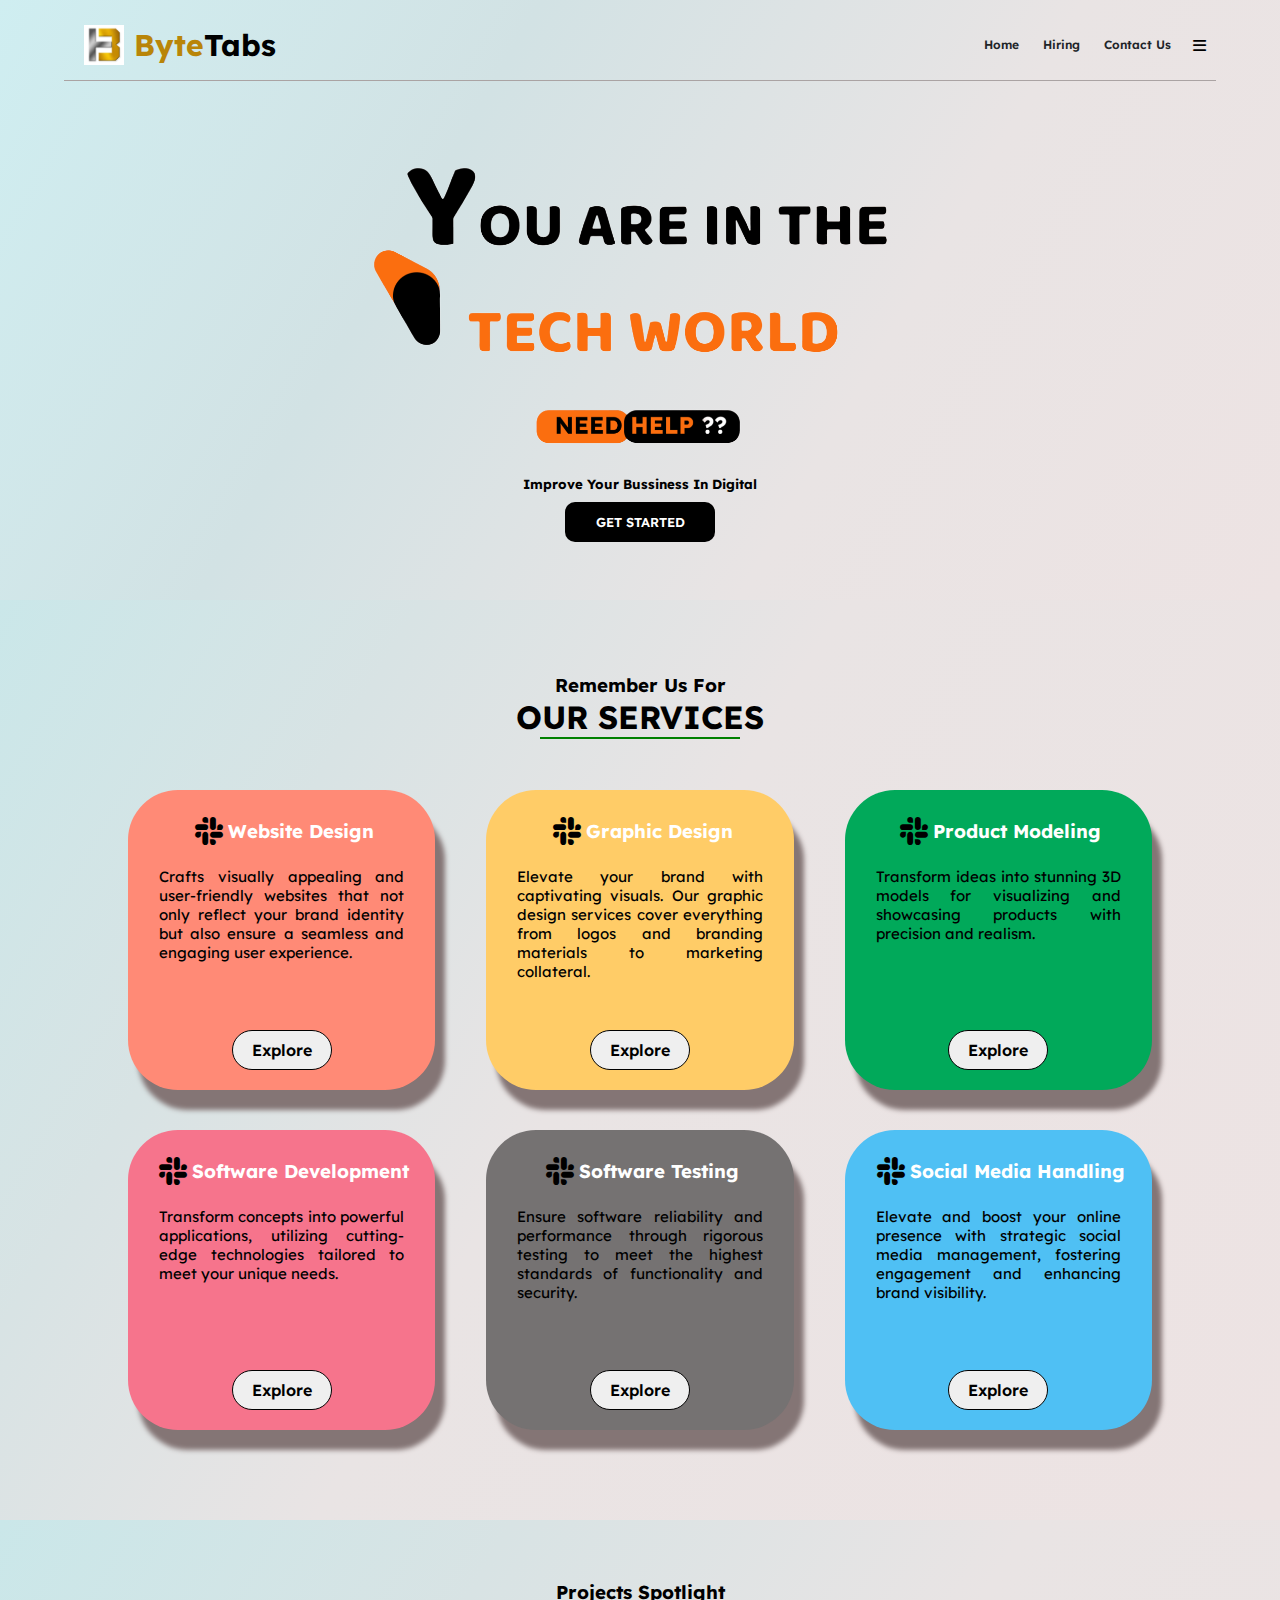
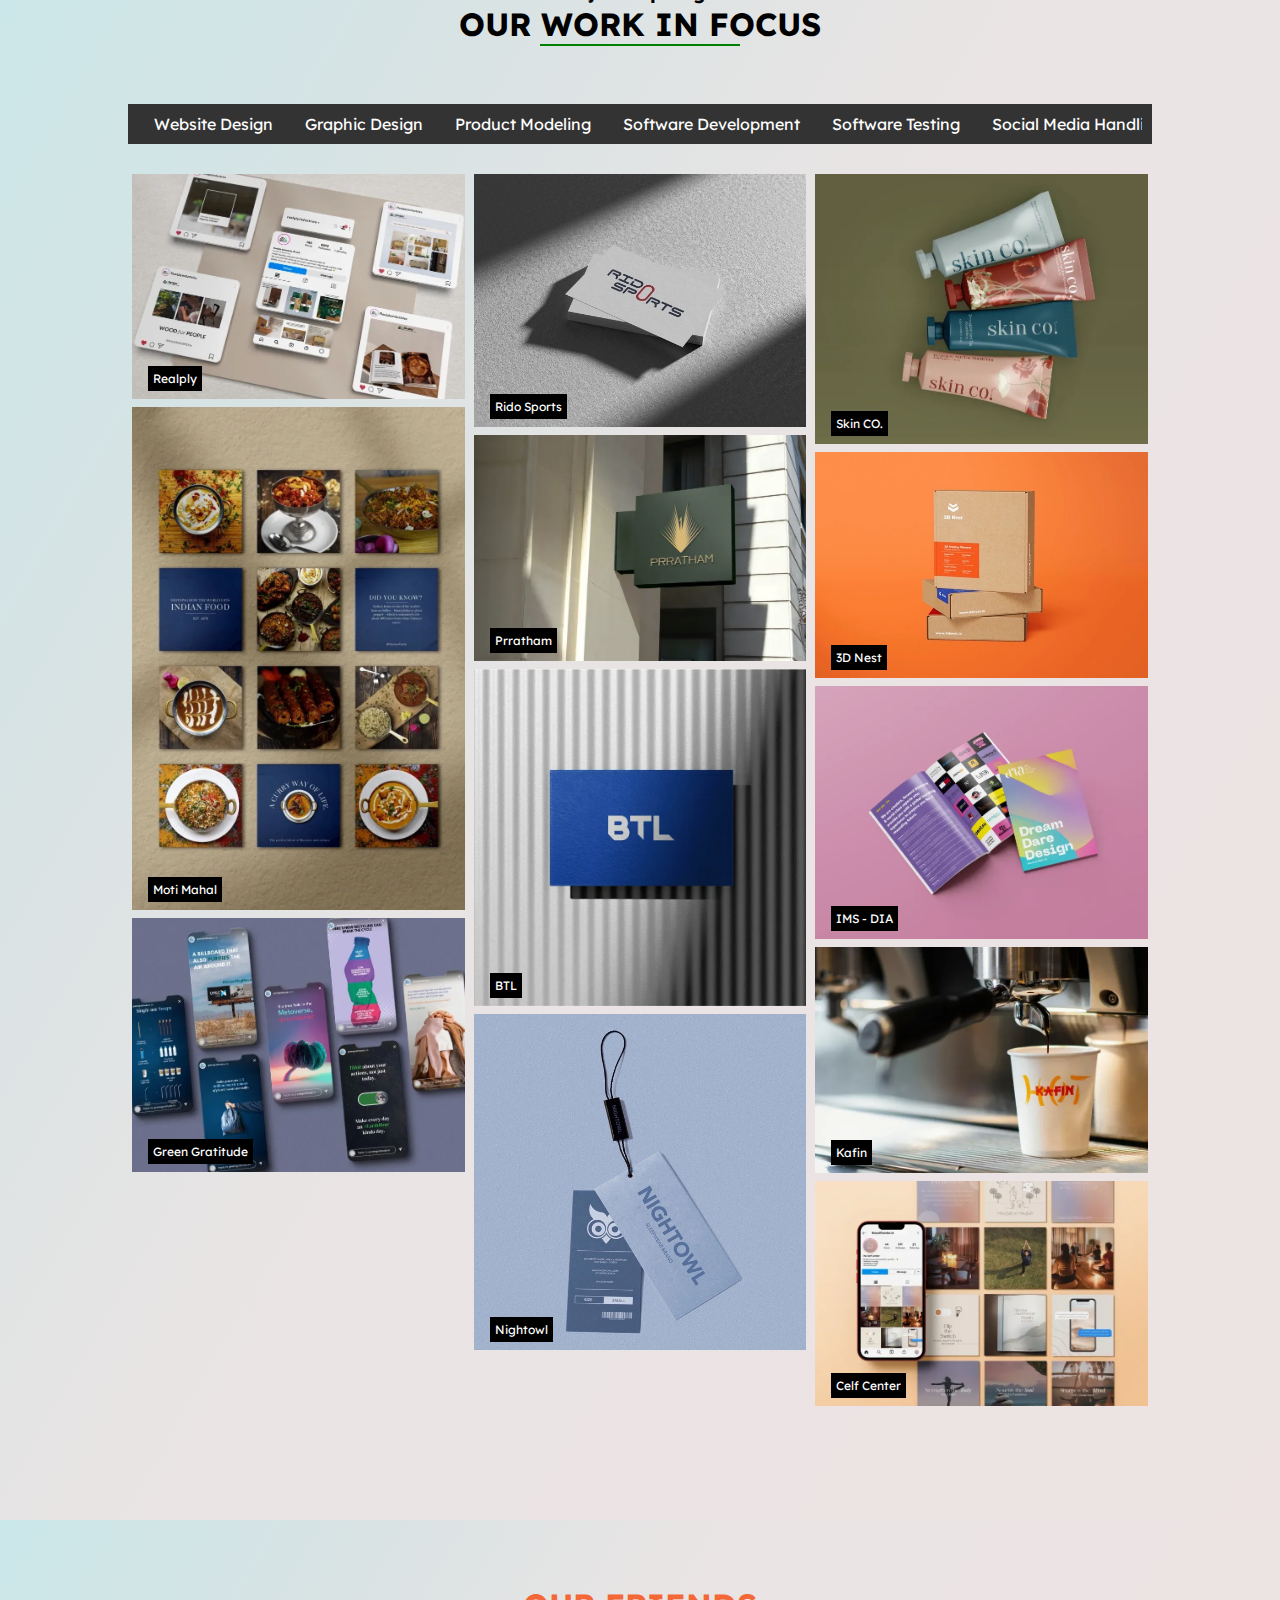
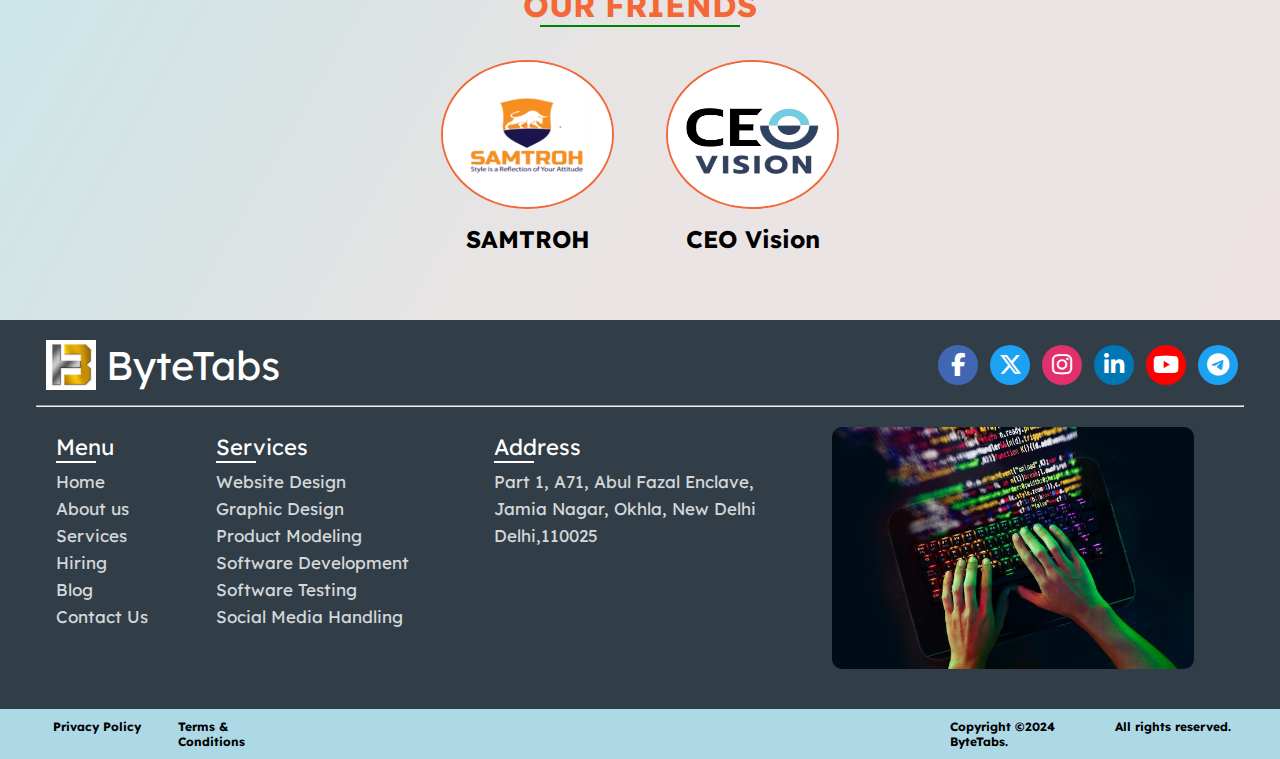
<file: index.html>
<!DOCTYPE html>
<!-- Created By CodingNepal -->
<html lang="en" dir="ltr">

<head>
   <meta charset="utf-8">
   <link rel="stylesheet" href="style.css">
   <title>ByteTabs | Home</title>
   <meta name="viewport" content="width=device-width, initial-scale=1.0">

   <link rel="stylesheet" href="https://cdnjs.cloudflare.com/ajax/libs/font-awesome/6.4.2/css/all.min.css" />

   <link href="https://fonts.googleapis.com/css2?family=Lexend+Deca&display=swap" rel="stylesheet">
</head>

<body>
   <div class="first-section">
      <nav>
         <ul>
            <li class="logo">
              
              <img src="logo1.jpg" alt=""><span>Byte</span>Tabs</li>
            <div class="items">
               <li><a href="index.html">Home</a></li>
               <li><a href="hire.html">Hiring</a></li>
               <li><a href="contact.html">Contact Us</a></li>
               <div id="mySidenav" class="sidenav">
                  <a href="javascript:void(0)" class="closebtn" onclick="closeNav()">&times;</a>
                  <a href="index.html">Home</a>
                  <a href="about.html">About Us</a>
                  <a href="#">Services</a>
                  <a href="#">Blog</a>
                  <a href="hire.html">Hiring</a>
                  <a href="contact.html">Contact Us</a>
               </div>
               <li class="btn hamburger"><span class="fas fa-bars"></span></li>
            </div>
         </ul>
      </nav>

      <div class="head_part">
         <div class="heading-section">

            <div class="ads">
               <div class="images">
                  <img src="page1.png">
                  <img src="page2.png">
                  <img src="page3.png">
               </div>
            </div>

            <h5>Improve Your Bussiness In Digital</h5>
            <button>GET STARTED</button>
         </div>
      </div>
   </div>


   <div class="section-2">

      <div class="card-section">
         <div class="section-heading">
            <h3>Remember Us For</h3>
            <div class="underline">
               <h1>OUR SERVICES</h1>
            </div>
           

         </div>
         <div class="cards">
            <div class="card1 card" style="background-color: #FF8A76;">
               <div class="card-top">
                  <i class="fab fa-slack"></i>
                  <h3>Website Design</h3>
               </div>
               <div class="card-txt"><span>
                Crafts visually appealing and user-friendly websites that not only reflect your brand identity but also ensure a seamless and engaging user experience.</span></div>
               <button class="card-btn"> Explore</button>
            </div>
            <div class="card2 card" style="background-color:#FFCC67;">
               <div class="card-top">
                  <i class="fab fa-slack"></i>
                  <h3>Graphic Design</h3>
               </div>
               <div class="card-txt"> Elevate your brand with captivating visuals. Our graphic design services cover everything from logos and branding materials to marketing collateral.</div>
               <button class="card-btn"> Explore</button>
            </div>
            <div class="card3 card" style="background-color: #01A95A;">
               <div class="card-top">
                  <i class="fab fa-slack"></i>
                  <h3>Product Modeling</h3>
               </div>
               <div class="card-txt"> Transform ideas into stunning 3D models for visualizing and showcasing products with precision and realism. </div>
               <button class="card-btn"> Explore</button>
            </div>
           
            <div class="card5 card" style="background-color: #F6748C;">
               <div class="card-top">
                  <i class="fab fa-slack"></i>
                  <h3>Software Development</h3>
               </div>
               <div class="card-txt">Transform concepts into powerful applications, utilizing cutting-edge technologies tailored to meet your unique needs.  </div>
               <button class="card-btn"> Explore</button>
            </div>
            <div class="card4 card" style="background-color: #757272;">
               <div class="card-top">
                  <i class="fab fa-slack"></i>
                  <h3>Software Testing</h3>
               </div>
               <div class="card-txt">Ensure software reliability and performance through rigorous testing to meet the highest standards of functionality and security.

               </div>
               <button class="card-btn"> Explore</button>
            </div>
            <div class="card6 card" style="background-color: #4fc0f4;">
               <div class="card-top">
                  <i class="fab fa-slack"></i>
                  <h3>Social Media Handling</h3>
               </div>
               <div class="card-txt">Elevate and boost your online presence with strategic social media management, fostering engagement and enhancing brand visibility.
                   </div>
               <button class="card-btn"> Explore</button>
            </div>
         </div>
      </div>
   </div>


   
   <div class="section-3">

         <div class="section-heading">
            <h3>Projects Spotlight</h3>
            <div class="underline">
               <h1>OUR WORK IN FOCUS</h1>
            </div>
         </div>


         
    <div class="scroll">
      <div class="navbar">
          <a href="#graphic-design">Website Design</a>
          <a href="#web-development">Graphic Design</a>
          <a href="#data-analysis">Product Modeling</a>
          
          <a href="#network-admin">Software Development</a>
          <a href="#software-engineering">Software Testing</a>
          <a href="#ui-ux">Social Media Handling</a>
         
      </div>
  
     
      </div>
         <div class="img-body">
            <div class="line1">
                <div class="img_box img_box1">
                    <img src="1.webp" alt="">
                    <div class="bottom-left">Realply</div>
                </div>
                <div class="img_box img_box2">
                    <img src="2.webp" alt="">
                    <div class="bottom-left">Moti Mahal</div>
                </div>
                <div class="img_box img_box3">
                    <img src="3.webp" alt="">
                    <div class="bottom-left">Green Gratitude</div>
                </div>
            </div>
            <div class="line2">
                <div class="img_box img_box11">
                    <img src="11.webp" alt="">
                    <div class="bottom-left">Rido Sports</div>
                </div>
                <div class="img_box img_box12"><img src="12.webp" alt=""> <div class="bottom-left">Prratham</div></div>
                <div class="img_box img_box13"><img src="13.webp" alt=""> <div class="bottom-left">BTL</div></div>
                <div class="img_box img_box14"><img src="14.webp" alt=""> <div class="bottom-left">Nightowl</div></div>
            </div>
            <div class="line3">
                <div class="img_box img_box21"><img src="21.webp" alt=""> <div class="bottom-left">Skin CO.</div></div>
                <div class="img_box img_box23"><img src="22.webp" alt=""> <div class="bottom-left">3D Nest </div></div>
                <div class="img_box img_box23"><img src="23.webp" alt=""> <div class="bottom-left">IMS - DIA</div></div>
                <div class="img_box img_box24"><img src="24.webp" alt=""> <div class="bottom-left">Kafin</div></div>
                <div class="img_box img_box25"><img src="25.webp" alt=""> <div class="bottom-left">Celf Center</div></div>
            </div> </div>
    
   </div>



   <div class="about-div">
      <div class="friends">
        <div class="friends-heading">
          <div class="underline">
            <h1>OUR FRIENDS</h1>
          </div>
        </div>
        <div class="friends-content">
          <div class="frnd1">
            <div class="friend-image">
              <img src="3a.png" alt="Samtroh_logo">
            </div>
            <h2>SAMTROH</h2>
          </div>
         
          <div class="frnd2">
            <div class="friend-image">
              <img src="Untitled1.png" alt="Adidas_logo">
            </div>
  
            <h2>CEO Vision</h2>
          </div>
        </div>
      </div>
    </div>
  
    <footer>
      <div class="content">
        <div class="bottom">
          <div class="logo-details">
            <img src="logo1.jpg" alt="" >
            <span class="logo_name">ByteTabs</span>
          </div>
          <div class="media-icons">
            <a href="#"><i class="fab fa-facebook-f"></i></a>
            <a href="#"><i class="fa-brands fa-x-twitter"></i></a>
            <a href="#"><i class="fab fa-instagram"></i></a>
            <a href="#"><i class="fab fa-linkedin-in"></i></a>
            <a href="#"><i class="fab fa-youtube"></i></a>
            <a href="#"><i class="fab fa-telegram"></i></a>
          </div>
        </div>
    
        <hr>
    
    
        <div class="link-boxes">
          <ul class="box box1">
            <li class="link_name">Menu</li>
            <li><a href="index.html">Home</a></li>
            <li><a href="about.html">About us</a></li>
            <li><a href="service.html">Services</a></li>
            <li><a href="hire.html">Hiring</a></li>
            <li><a href="blog.html">Blog</a></li>
            <li><a href="contact.html">Contact Us</a></li>
    
          </ul>
          <ul class="box box2">
            <li class="link_name">Services</li>
            <li><a href="#">Website Design</a></li>
            <li><a href="#">Graphic Design</a></li>
            <li><a href="#">Product Modeling</a></li>
            <li><a href="#">Software Development</a></li>
            <li><a href="#">Software Testing</a></li>
            <li><a href="#">Social Media Handling </a></li>
          </ul>
          <ul class="box box3">
            <li class="link_name">Address</li>
            <li><a href="#">Part 1, A71, Abul Fazal Enclave,</a></li>
            <li><a href="#">Jamia Nagar, Okhla, New Delhi</a></li>
            <li><a href="#">Delhi,110025</a></li>
            <li><a href="">
    
              </a></li>
          </ul>
    
          <ul class="box input-box">
           
            <div class="ads">
              <div class="images">
                 <img src="a1.jpg">
                 <img src="a2.jpg">
                 <img src="a3.jpg">
                 <img src="a4.jpg">
                 <img src="a5.jpg">
                 <img src="a6.jpg">
                 <img src="a7.jpg">
                 <img src="a8.jpg">
                 <img src="a9.jpg">
                 <img src="a10.jpg">
        
              </div>
           </div>
    
          </ul>
        </div>
      </div>
    
      <div class="footer-txt">
        <div class="policy_terms">
          <h4>Privacy Policy</h4>
          <h4>Terms & Conditions</h4>
        </div>
        <div class="copyright_text">
          <h4>Copyright ©2024 ByteTabs. </h4>
          <h4>All rights reserved.</span></h4>
        </div>
      </div>
    </footer>
    


   <script src="script.js"></script>

</body>

</html>
</file>
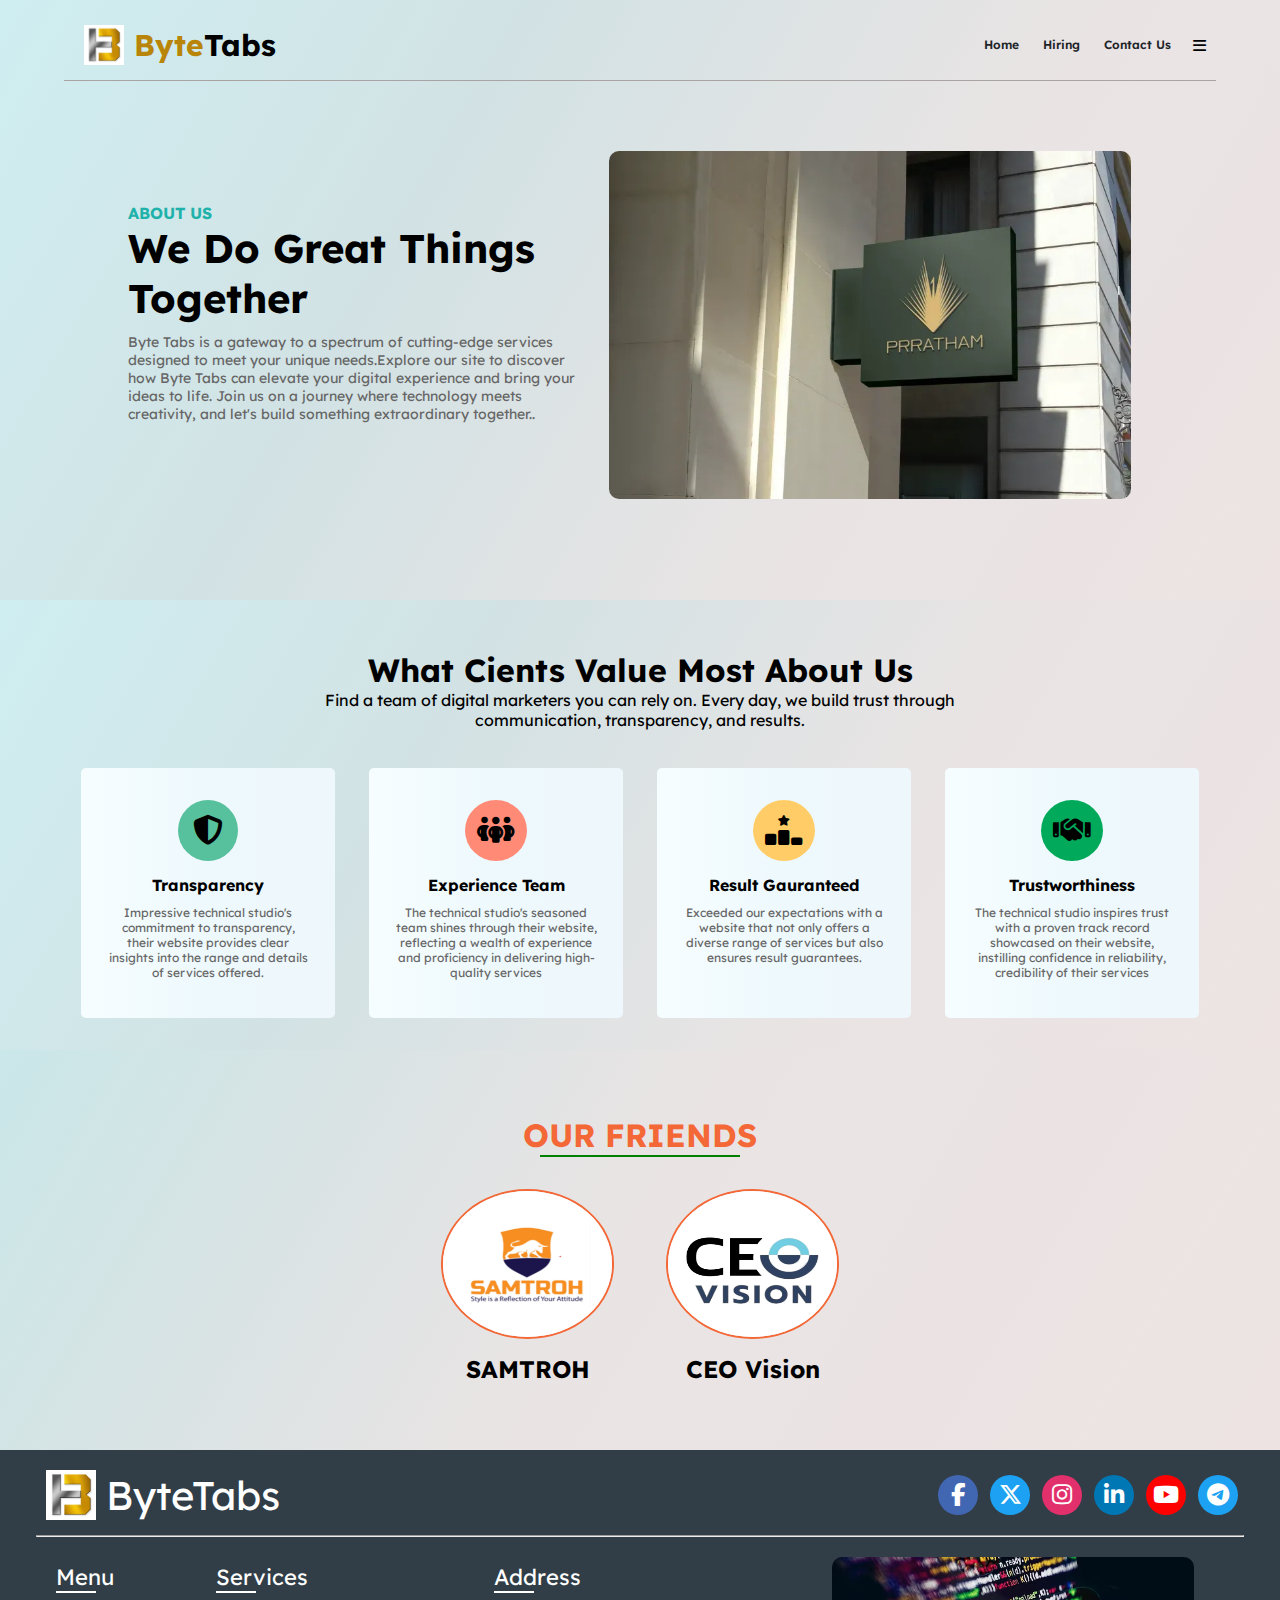
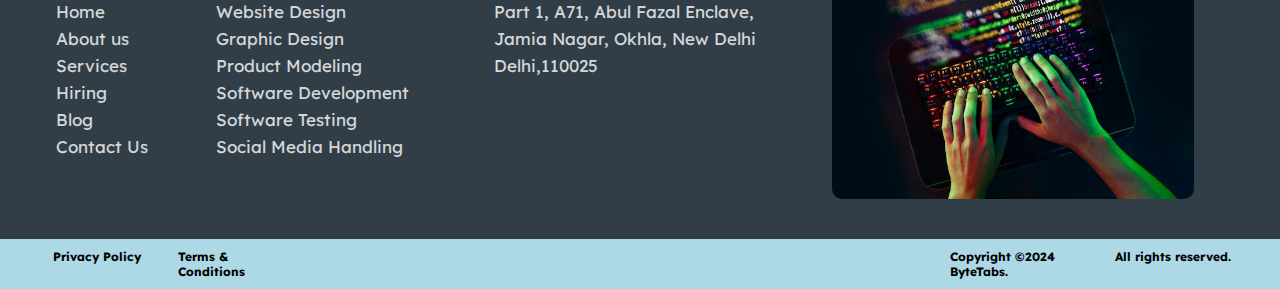
<file: about.html>
<!DOCTYPE html>
<!-- Created By CodingNepal -->
<html lang="en" dir="ltr">

<head>
  <meta charset="utf-8">
  <link rel="stylesheet" href="about.css">
  <title>ByteTabs | About Us</title>
  <meta name="viewport" content="width=device-width, initial-scale=1.0">

  <link rel="stylesheet" href="https://cdnjs.cloudflare.com/ajax/libs/font-awesome/6.4.2/css/all.min.css" />

  <link href="https://fonts.googleapis.com/css2?family=Lexend+Deca&display=swap" rel="stylesheet">
</head>

<body>
  <div class="first-section">
    <nav>
      <ul>
        <li class="logo">
              
          <img src="logo1.jpg" alt=""><span>Byte</span>Tabs</li>
        <div class="items">
            <li><a href="index.html">Home</a></li>
            <li><a href="hire.html">Hiring</a></li>
            <li><a href="contact.html">Contact Us</a></li>
            <div id="mySidenav" class="sidenav">
               <a href="javascript:void(0)" class="closebtn" onclick="closeNav()">&times;</a>

               <a href="index.html">Home</a>
               <a href="about.html">About Us</a>
               <a href="#">Services</a>
               <a href="#">Blog</a>
               <a href="hire.html">Hiring</a>

               <a href="contact.html">Contact Us</a>
            </div>
            <li class="btn hamburger"><span class="fas fa-bars"></span></li>
         </div>
      </ul>
   </nav>

   <div class="head-part">
      <div class="content-1">
        <h5>ABOUT US</h5>
        <h1>We Do Great Things Together</h1>
        <p>Byte Tabs is a gateway to a spectrum of cutting-edge services designed to meet your unique needs.Explore our site to discover how Byte Tabs can elevate your digital experience and bring your ideas to life. Join us on a journey where technology meets creativity, and let's build something extraordinary together..</p>
      </div>
      <div class="content-2">
        <div class="ads">
          <div class="images">
             <img src="12.webp">
             <img src="22.webp">
             <img src="25.webp">
          </div>
       </div>
        
      </div>
    </div>



  </div>


  <div class="client-value-section">
    <div class="client-value">
      <div class="client-heading">
        <h1>What Cients Value Most About Us</h1>
        <p>
          Find a team of digital marketers you can rely on. Every day, we build trust through communication,
          transparency, and results.</p>
      </div>
      <div class="client-cards">
        <div class="card card1">
          <div class="card-logo">
            <i class="fa-solid fa-shield-halved" style="background-color: #57C09D;"></i></div>
          <div class="card-heading">
            <h4>Transparency</h4>
          </div>
          <div class="card-txt">
            <p>Impressive technical studio's commitment to transparency, their website provides clear insights
              into the range and details of services offered.</p>
          </div>
        </div>
        <div class="card card2">
          <div class="card-logo">
            <i class="fa-sharp fa-solid fa-people-group" style="background-color: #FF8A76;"></i>
          </div>
          <div class="card-heading">
            <h4>Experience Team</h4>
          </div>
          <div class="card-txt">
            <p>The technical studio's seasoned team shines through their website, reflecting a wealth of experience and
              proficiency in delivering high-quality services</p>
          </div>
        </div>
        <div class="card card3">
          <div class="card-logo"><i class="fa-solid fa-ranking-star" style="background-color:#FFCC67;"></i></div>
          <div class="card-heading">
            <h4>Result Gauranteed</h4>
          </div>
          <div class="card-txt">
            <p>Exceeded our expectations with a website that not only offers a diverse range of services but also ensures result guarantees.</p>
          </div>
        </div>
        <div class="card card4">
          <div class="card-logo">
            <i class="fa-solid fa-handshake" style="background-color: #01A95A;"></i>
          </div>
          <div class="card-heading">
            <h4>Trustworthiness</h4>
          </div>
          <div class="card-txt">
            <p>
              The technical studio inspires trust with a proven track record showcased on their website, instilling
              confidence in reliability, credibility of their services
            </p>
          </div>
        </div>


      </div>
    </div>
  </div>


  <div class="about-div">
    <div class="friends">
      <div class="friends-heading">
        <div class="underline">
          <h1>OUR FRIENDS</h1>
        </div>
      </div>
      <div class="friends-content">
        <div class="frnd1">
          <div class="friend-image">
            <img src="3a.png" alt="Samtroh_logo">
          </div>
          <h2>SAMTROH</h2>
        </div>
       
        <div class="frnd2">
          <div class="friend-image">
            <img src="Untitled1.png" alt="Adidas_logo">
          </div>

          <h2>CEO Vision</h2>
        </div>
      </div>
    </div>
  </div>



  <footer>
    <div class="content">
      <div class="bottom">
        <div class="logo-details">
          <img src="logo1.jpg" alt="" >
          <span class="logo_name">ByteTabs</span>
        </div>
        <div class="media-icons">
          <a href="#"><i class="fab fa-facebook-f"></i></a>
          <a href="#"><i class="fa-brands fa-x-twitter"></i></a>
          <a href="#"><i class="fab fa-instagram"></i></a>
          <a href="#"><i class="fab fa-linkedin-in"></i></a>
          <a href="#"><i class="fab fa-youtube"></i></a>
          <a href="#"><i class="fab fa-telegram"></i></a>
        </div>
      </div>
  
      <hr>
  
  
      <div class="link-boxes">
        <ul class="box box1">
          <li class="link_name">Menu</li>
          <li><a href="index.html">Home</a></li>
          <li><a href="about.html">About us</a></li>
          <li><a href="service.html">Services</a></li>
          <li><a href="hire.html">Hiring</a></li>
          <li><a href="blog.html">Blog</a></li>
          <li><a href="contact.html">Contact Us</a></li>
        </ul>
        <ul class="box box2">
          <li class="link_name">Services</li>
          <li><a href="#">Website Design</a></li>
          <li><a href="#">Graphic Design</a></li>
          <li><a href="#">Product Modeling</a></li>
          <li><a href="#">Software Development</a></li>
          <li><a href="#">Software Testing</a></li>
          <li><a href="#">Social Media Handling </a></li>
        </ul>
        <ul class="box box3">
          <li class="link_name">Address</li>
          <li><a href="#">Part 1, A71, Abul Fazal Enclave,</a></li>
          <li><a href="#">Jamia Nagar, Okhla, New Delhi</a></li>
          <li><a href="#">Delhi,110025</a></li>
          <li><a href="">
  
            </a></li>
        </ul>
  
        <ul class="box input-box">
         
          <div class="ads">
            <div class="images">
               <img src="a1.jpg">
               <img src="a2.jpg">
               <img src="a3.jpg">
               <img src="a4.jpg">
               <img src="a5.jpg">
               <img src="a6.jpg">
               <img src="a7.jpg">
               <img src="a8.jpg">
               <img src="a9.jpg">
               <img src="a10.jpg">
      
            </div>
         </div>
  
        </ul>
      </div>
    </div>
  
    <div class="footer-txt">
      <div class="policy_terms">
        <h4>Privacy Policy</h4>
        <h4>Terms & Conditions</h4>
      </div>
      <div class="copyright_text">
        <h4>Copyright ©2024 ByteTabs. </h4>
        <h4>All rights reserved.</span></h4>
      </div>
    </div>
  </footer>
  <script src="about.js"></script>

</body>

</html>
</file>
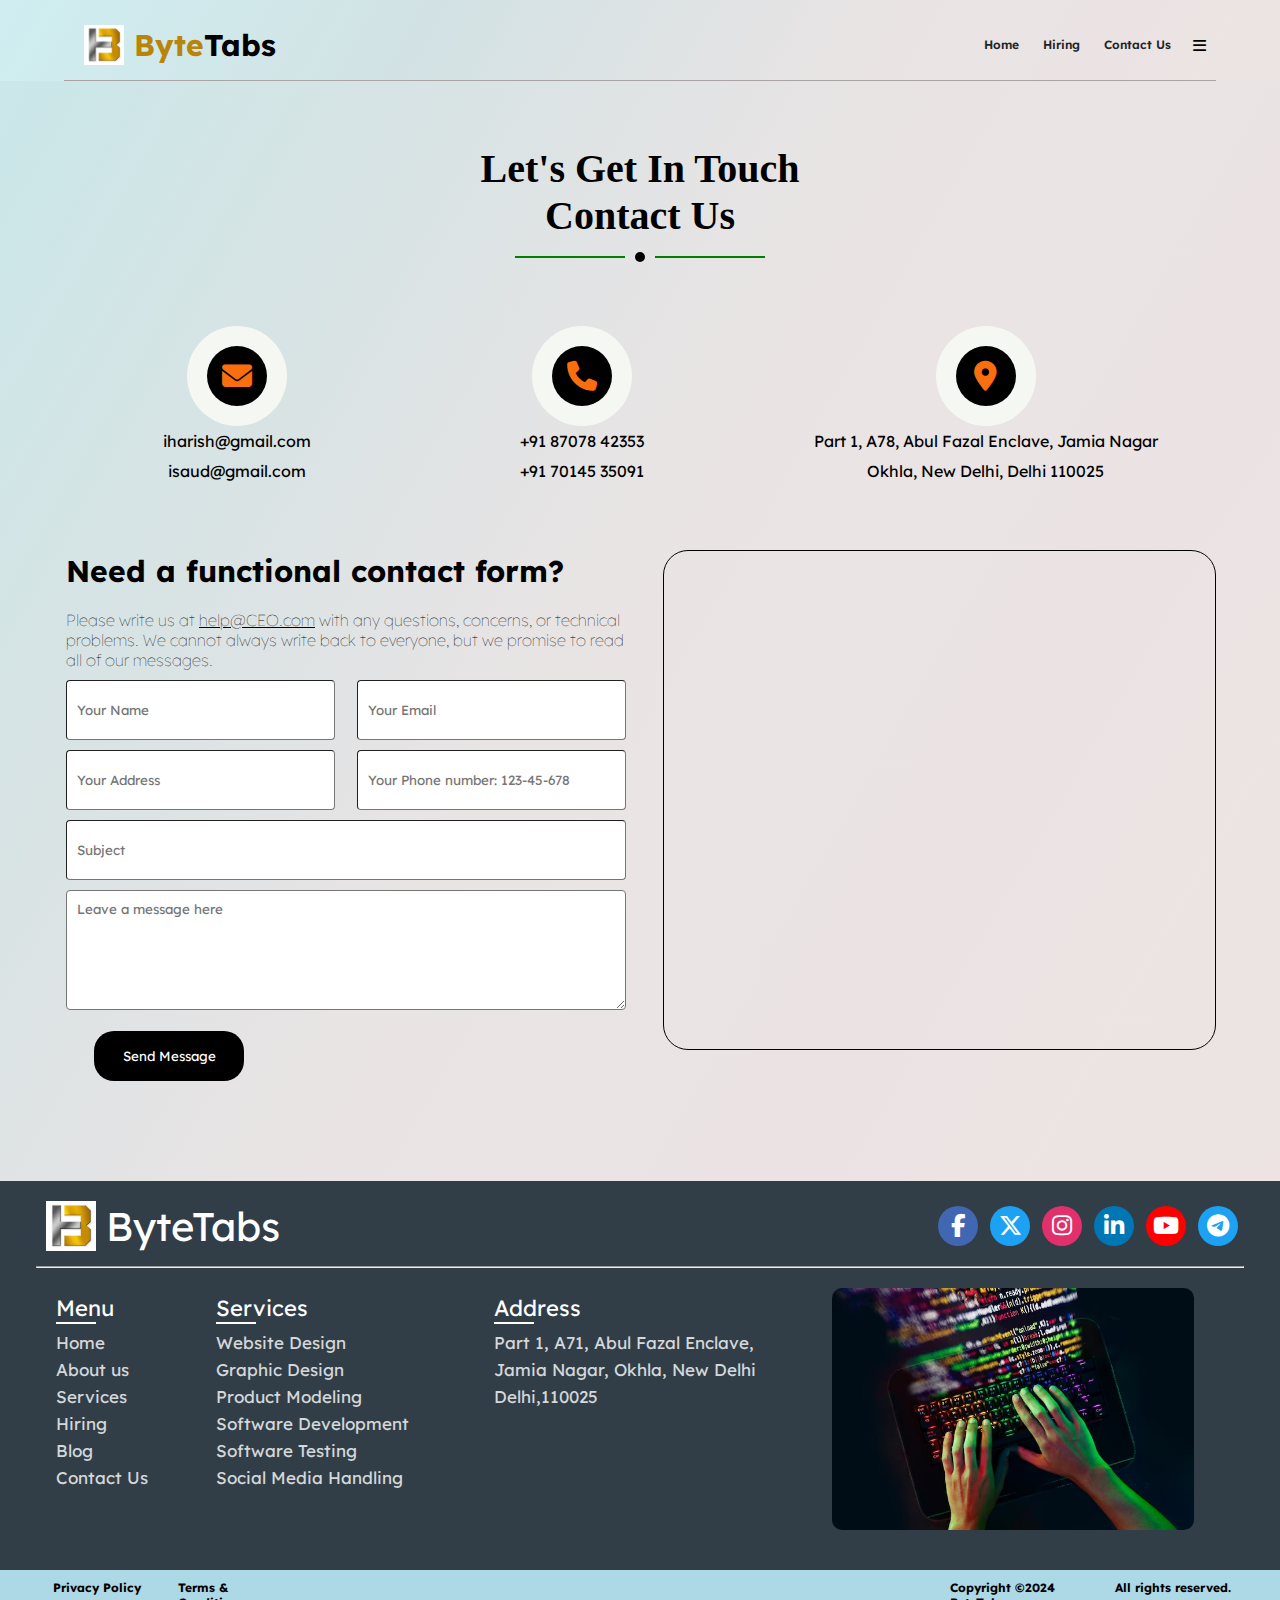
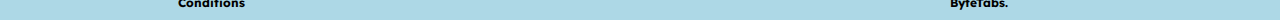
<file: contact.html>
<!DOCTYPE html>
<!-- Created By CodingNepal -->
<html lang="en" dir="ltr">

<head>
   <meta charset="utf-8">
   <link rel="stylesheet" href="contact.css">
   <title>ByteTabs | Home</title>
   <meta name="viewport" content="width=device-width, initial-scale=1.0">

   <link rel="stylesheet" href="https://cdnjs.cloudflare.com/ajax/libs/font-awesome/6.4.2/css/all.min.css" />

   <link href="https://fonts.googleapis.com/css2?family=Lexend+Deca&display=swap" rel="stylesheet">
</head>

<body>
   <div class="first-section">
      <nav>
         <ul>
            <li class="logo">
              
              <img src="logo1.jpg" alt=""><span>Byte</span>Tabs</li>
            <div class="items">
               <li><a href="index.html">Home</a></li>
               <li><a href="hire.html">Hiring</a></li>
               <li><a href="#">Contact Us</a></li>
               <div id="mySidenav" class="sidenav">
                  <a href="javascript:void(0)" class="closebtn" onclick="closeNav()">&times;</a>
                  <a href="index.html">Home</a>
                  <a href="about.html">About Us</a>
                  <a href="#">Services</a>
                  <a href="#">Blog</a>
                  <a href="hire.html">Hiring</a>
                  <a href="contact.html">Contact Us</a>
               </div>
               <li class="btn hamburger"><span class="fas fa-bars"></span></li>
            </div>
         </ul>
      </nav>
   </div>



<div class="section-4">

     <!-- Start Contact-Modal -->
     <div class="contact-div1">
      <h1 class="">Let's Get In Touch</h1>
      <h1>Contact Us</h1>
      <div class="line-container">
        <div class="line"></div>
        <div class="circle"></div>
        <div class="line"></div>
      </div>
    </div>
     <!-- End Contact-Modal -->

        
      <!-- Start Contact Method -->
   <div class="contact-div2">
      <div class="logo1">
        <div class="logo-design">
          <div class="logo-shadow">
            <div class="logo">
              <i class="fa-solid fa-envelope"></i>
            </div>
          </div>
        </div>
        <div class="logo-txt">
          <p class="mb-2">iharish@gmail.com</p>
          <p class="mb-0">isaud@gmail.com</p>
        </div>
      </div>

      <div class="logo2">
        <div class="logo-design">
          <div class="logo-shadow">
            <div class="logo">
              <i class="fa-solid fa-phone"></i>
            </div>
          </div>
        </div>
        <div class="logo-txt">
          <p class="mb-2">+91 87078 42353</p>
          <p class="mb-0">+91 70145 35091</p>
        </div>
      </div>

      <div class="logo3">
        <div class="logo-design">
          <div class="logo-shadow">
            <div class="logo">
              <i class="fa-solid fa-location-dot"></i>
            </div>
          </div>
        </div>
        <div class="logo-txt">
          <p class="mb-2">Part 1, A78, Abul Fazal Enclave, Jamia Nagar</p>
          <p class="mb-0">Okhla, New Delhi, Delhi 110025</p>
        </div>
      </div>
    </div>
    <!-- End Contact Method -->

  
    <div class="contact-div3">
        <!-- Start Query Form -->
      <div class="contact-form">
        <h3 class="">Need a functional contact form?</h3>
        <p class="">
          Please write us at <u> help@CEO.com</u> with any questions,
          concerns, or technical problems. We cannot always write back to
          everyone, but we promise to read all of our messages.
        </p>

        <div class="first-line">
          <input
            type="text"
            class="form-control"
            id="name"
            placeholder="Your Name"
          />
          <input
            type="email"
            class="form-control"
            id="email"
            placeholder="Your Email"
          />
        </div>
        <div class="first-line">
          <input
            type="text"
            class="form-control"
            id="address"
            placeholder="Your Address"
          />
          <input
            type="tel"
            class="form-control"
            id="number"
            placeholder="Your Phone number: 123-45-678"
            pattern="[0-9]{5}-[0-9]{5}"required
          />

        </div>
        <input
          type="text"
          class="form-control"
          id="subject"
          placeholder="Subject"
        />
        <textarea
          class="form-control"
          placeholder="Leave a message here"
          id="message"
          style="height: 120px"
        ></textarea>
        <div class="submit-button">
          <button  type="submit">Send Message</button>
        </div>
      </div>
      <!-- End Query Form -->

      <!-- Location at Google Map -->
      <div class="location">
        <iframe
          class="w-100 rounded"
          src="https://www.google.com/maps/embed?pb=!1m18!1m12!1m3!1d3504.458973290374!2d77.29204741111872!3d28.55597737560534!2m3!1f0!2f0!3f0!3m2!1i1024!2i768!4f13.1!3m3!1m2!1s0x390ce50210ea5327%3A0x90a08018707ae2cf!2sMarkaz%20Hostel%20Building!5e0!3m2!1sen!2sin!4v1705692349533!5m2!1sen!2sin"
          frameborder="0"
          style="height: 100%; min-height: 300px; border: 0"
          allowfullscreen=""
          aria-hidden="false"
          tabindex="0"
          alt="Our location"
        ></iframe>
      </div>
    </div>
</div>


<footer>
  <div class="content">
    <div class="bottom">
      <div class="logo-details">
        <img src="logo1.jpg" alt="" >
        <span class="logo_name">ByteTabs</span>
      </div>
      <div class="media-icons">
        <a href="#"><i class="fab fa-facebook-f"></i></a>
        <a href="#"><i class="fa-brands fa-x-twitter"></i></a>
        <a href="#"><i class="fab fa-instagram"></i></a>
        <a href="#"><i class="fab fa-linkedin-in"></i></a>
        <a href="#"><i class="fab fa-youtube"></i></a>
        <a href="#"><i class="fab fa-telegram"></i></a>
      </div>
    </div>

    <hr>


    <div class="link-boxes">
      <ul class="box box1">
        <li class="link_name">Menu</li>
        <li><a href="index.html">Home</a></li>
        <li><a href="about.html">About us</a></li>
        <li><a href="service.html">Services</a></li>
        <li><a href="hire.html">Hiring</a></li>
        <li><a href="blog.html">Blog</a></li>
        <li><a href="contact.html">Contact Us</a></li>

      </ul>
      <ul class="box box2">
        <li class="link_name">Services</li>
        <li><a href="#">Website Design</a></li>
        <li><a href="#">Graphic Design</a></li>
        <li><a href="#">Product Modeling</a></li>
        <li><a href="#">Software Development</a></li>
        <li><a href="#">Software Testing</a></li>
        <li><a href="#">Social Media Handling </a></li>
      </ul>
      <ul class="box box3">
        <li class="link_name">Address</li>
        <li><a href="#">Part 1, A71, Abul Fazal Enclave,</a></li>
        <li><a href="#">Jamia Nagar, Okhla, New Delhi</a></li>
        <li><a href="#">Delhi,110025</a></li>
        <li><a href="">

          </a></li>
      </ul>

      <ul class="box input-box">
       
        <div class="ads">
          <div class="images">
             <img src="a1.jpg">
             <img src="a2.jpg">
             <img src="a3.jpg">
             <img src="a4.jpg">
             <img src="a5.jpg">
             <img src="a6.jpg">
             <img src="a7.jpg">
             <img src="a8.jpg">
             <img src="a9.jpg">
             <img src="a10.jpg">
    
          </div>
       </div>

      </ul>
    </div>
  </div>

  <div class="footer-txt">
    <div class="policy_terms">
      <h4>Privacy Policy</h4>
      <h4>Terms & Conditions</h4>
    </div>
    <div class="copyright_text">
      <h4>Copyright ©2024 ByteTabs. </h4>
      <h4>All rights reserved.</span></h4>
    </div>
  </div>
</footer>

   <script src="contact.js"></script>

</body>

</html>
</file>
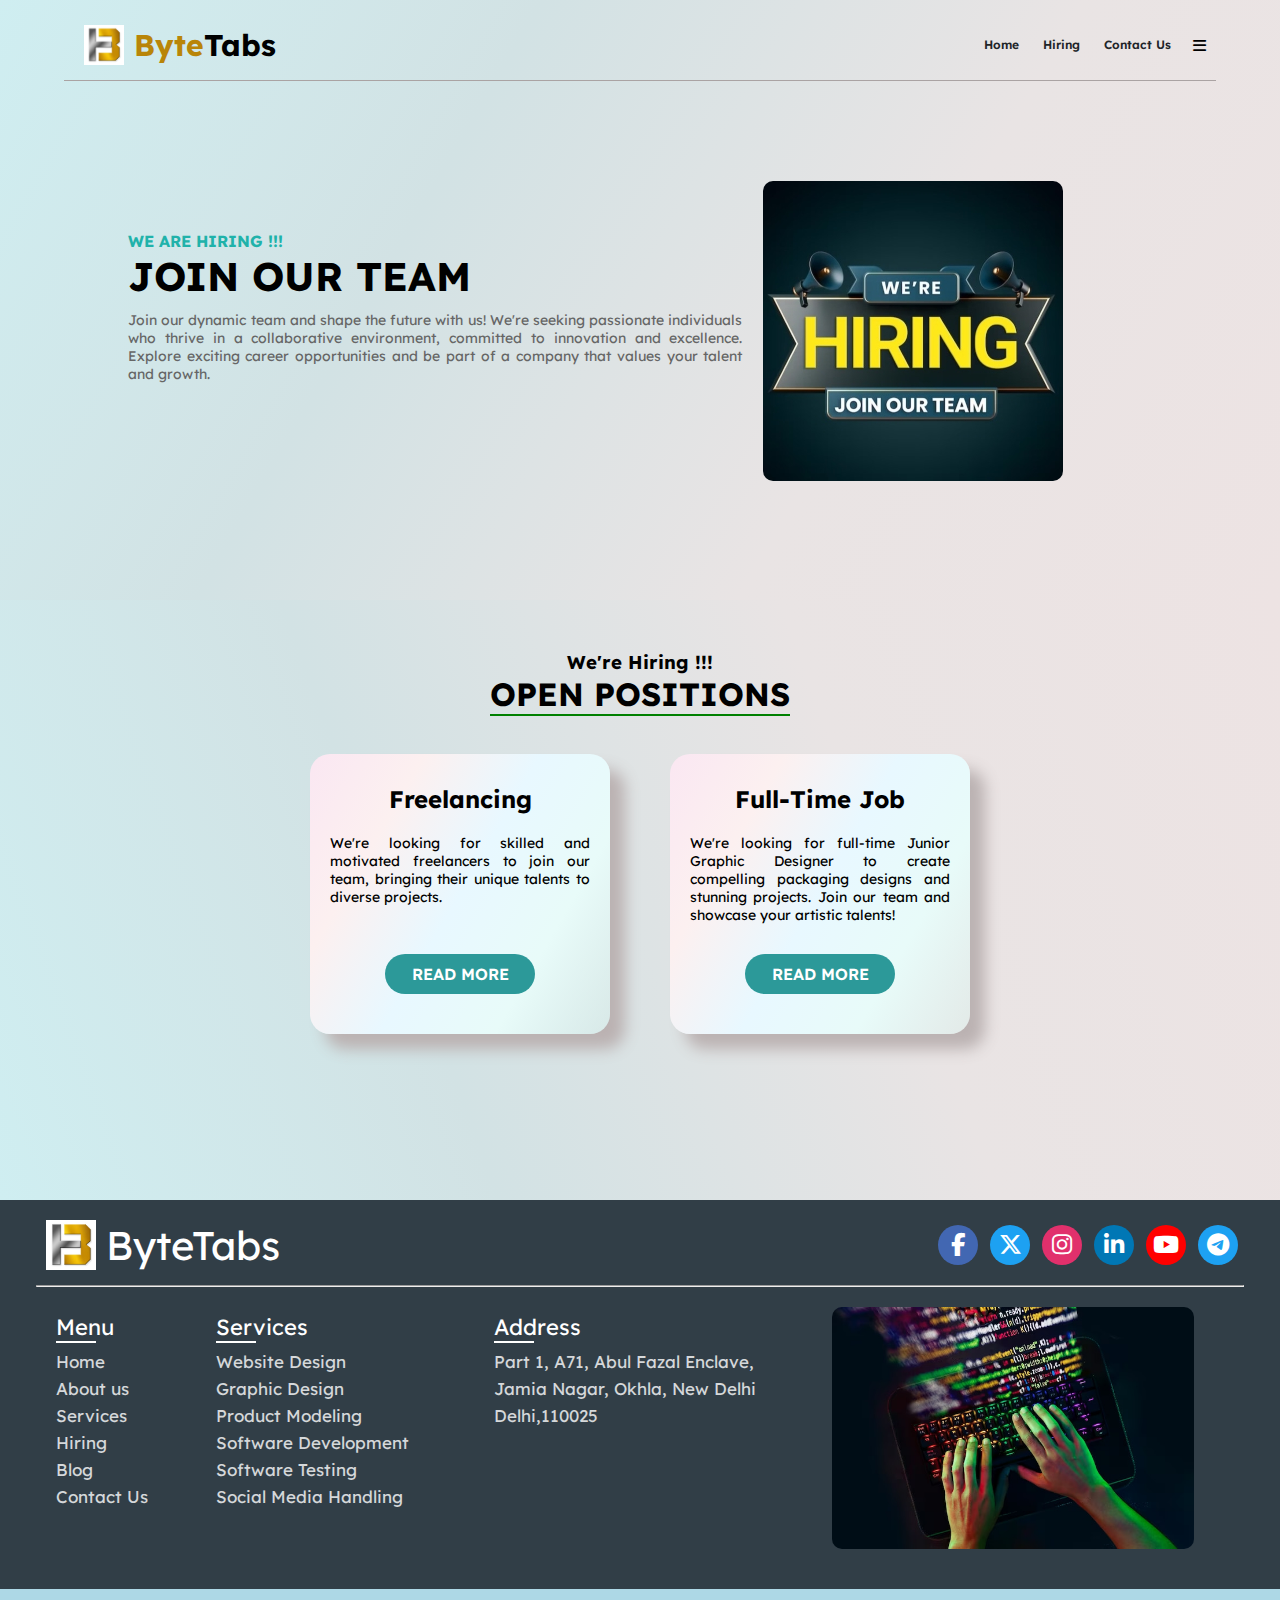
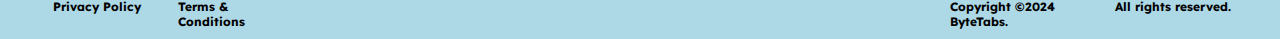
<file: hire.html>
<!DOCTYPE html>
<!-- Created By CodingNepal -->
<html lang="en" dir="ltr">

<head>
    <meta charset="utf-8">
    <link rel="stylesheet" href="hire.css">
    <title>ByteTabs | About Us</title>
    <meta name="viewport" content="width=device-width, initial-scale=1.0">

    <link rel="stylesheet" href="https://cdnjs.cloudflare.com/ajax/libs/font-awesome/6.4.2/css/all.min.css" />

    <link href="https://fonts.googleapis.com/css2?family=Lexend+Deca&display=swap" rel="stylesheet">
</head>

<body>
    <div class="first-section">
        <nav>
            <ul>
                <li class="logo">

                    <img src="logo1.jpg" alt=""><span>Byte</span>Tabs
                </li>
                <div class="items">
                    <li><a href="index.html">Home</a></li>
                    <li><a href="hire.html">Hiring</a></li>
                    <li><a href="contact.html">Contact Us</a></li>
                    <div id="mySidenav" class="sidenav">
                        <a href="javascript:void(0)" class="closebtn" onclick="closeNav()">&times;</a>

                        <a href="index.html">Home</a>
                        <a href="about.html">About Us</a>
                        <a href="#">Services</a>
                        <a href="#">Blog</a>
                        <a href="hire.html">Hiring</a>
                        <a href="contact.html">Contact Us</a>
                    </div>
                    <li class="btn hamburger"><span class="fas fa-bars"></span></li>
                </div>
            </ul>
        </nav>

        <div class="head-part">
            <div class="content-1">
                <h5>WE ARE HIRING !!!</h5>
                <h1>JOIN OUR TEAM</h1>
                <p>Join our dynamic team and shape the future with us! We're seeking passionate individuals who thrive
                    in a collaborative environment, committed to innovation and excellence. Explore exciting career
                    opportunities and be part of a company that values your talent and growth.</p>
            </div>
            <div class="content-2">
                <div class="ads">
                    <div class="images">
                        <img src="h3.jpg">
                        <img src="1h1.jpg">
                        <img src="2h2.jpg">
                        <img src="ihi.jpg">
                        <img src="hi.jpg">
                        <img src="hiring'.jpg">
                        <img src="sd1.jpg">
                    </div>
                </div>
            </div>
        </div>
    </div>


    <div class="hire-position-section">
        <div class="section-heading">
            <h3>We're Hiring !!!</h3>
            <div class="underline">
                <h1>OPEN POSITIONS</h1>
            </div>
        </div>
        <div class="hiring-content">
            <div class="hire-box1 hire-box">
                <div class="box-heading">
                    <h2>Freelancing</h2>
                </div>
                <div class="box-txt">
                    <p>We're looking for skilled and motivated freelancers to join our team, bringing their unique talents to diverse projects. </p>
                </div>

                
                <div class="more-btn">
                    <button> READ MORE</button>
                </div>
            </div>
            <div class="hire-box2 hire-box">
                <div class="box-heading">
                    <h2>Full-Time Job</h2>
                </div>
                <div class="box-txt">
                    <p>We're looking for full-time Junior Graphic Designer to create compelling packaging designs and stunning projects. Join our team and showcase your artistic talents! </p>
                </div>

               
                <div class="more-btn">
                    <button> READ MORE</button>
                </div>
            </div>
        </div>
    </div>
   




    <footer>
        <div class="content">
          <div class="bottom">
            <div class="logo-details">
              <img src="logo1.jpg" alt="" >
              <span class="logo_name">ByteTabs</span>
            </div>
            <div class="media-icons">
              <a href="#"><i class="fab fa-facebook-f"></i></a>
              <a href="#"><i class="fa-brands fa-x-twitter"></i></a>
              <a href="#"><i class="fab fa-instagram"></i></a>
              <a href="#"><i class="fab fa-linkedin-in"></i></a>
              <a href="#"><i class="fab fa-youtube"></i></a>
              <a href="#"><i class="fab fa-telegram"></i></a>
            </div>
          </div>
      
          <hr>
      
      
          <div class="link-boxes">
            <ul class="box box1">
              <li class="link_name">Menu</li>
              <li><a href="index.html">Home</a></li>
              <li><a href="about.html">About us</a></li>
              <li><a href="service.html">Services</a></li>
              <li><a href="hire.html">Hiring</a></li>
              <li><a href="blog.html">Blog</a></li>
              <li><a href="contact.html">Contact Us</a></li>
      
            </ul>
            <ul class="box box2">
              <li class="link_name">Services</li>
              <li><a href="#">Website Design</a></li>
              <li><a href="#">Graphic Design</a></li>
              <li><a href="#">Product Modeling</a></li>
              <li><a href="#">Software Development</a></li>
              <li><a href="#">Software Testing</a></li>
              <li><a href="#">Social Media Handling </a></li>
            </ul>
            <ul class="box box3">
              <li class="link_name">Address</li>
              <li><a href="#">Part 1, A71, Abul Fazal Enclave,</a></li>
              <li><a href="#">Jamia Nagar, Okhla, New Delhi</a></li>
              <li><a href="#">Delhi,110025</a></li>
              <li><a href="">
      
                </a></li>
            </ul>
      
            <ul class="box input-box">
             
              <div class="ads">
                <div class="images">
                   <img src="a1.jpg">
                   <img src="a2.jpg">
                   <img src="a3.jpg">
                   <img src="a4.jpg">
                   <img src="a5.jpg">
                   <img src="a6.jpg">
                   <img src="a7.jpg">
                   <img src="a8.jpg">
                   <img src="a9.jpg">
                   <img src="a10.jpg">
          
                </div>
             </div>
      
            </ul>
          </div>
        </div>
      
        <div class="footer-txt">
          <div class="policy_terms">
            <h4>Privacy Policy</h4>
            <h4>Terms & Conditions</h4>
          </div>
          <div class="copyright_text">
            <h4>Copyright ©2024 ByteTabs. </h4>
            <h4>All rights reserved.</span></h4>
          </div>
        </div>
      </footer>
      

    <script src="hire.js"></script>

</body>

</html>
</file>
<file: style.css>
@import url('https://fonts.googleapis.com/css2?family=Lexend+Deca&display=swap');

* {
  margin: 0;
  padding: 0;
  box-sizing: border-box;
  font-family: 'Lexend Deca', sans-serif;

}

body {
  height: 1500px;
}

.first-section {
  height: 600px;
  background: linear-gradient(300deg, #ede3e3, #e9e4e4, #d2e2e4, #cfeef1);
}

nav {
  background: transparent;
  padding: 15px 10px 5px 10px;
  border-bottom: 1px solid rgb(170, 163, 163);
  width: 90%;
  margin: auto;
  max-width: 1500px;
  
}

nav ul {

  display: flex;
  list-style: none;
  flex-wrap: wrap;
  align-items: center;
  justify-content: center;
}

nav ul li.logo {
  flex: 1;
  font-size: 30px;
  font-weight: 700;
  display: flex;
  color: black;
  align-items: center;
  justify-items: center;
}
nav ul li.logo span{
  color:#B98508;
}
nav ul li.logo img{
width:60px;
height:60px;
padding: 10px;
border-radius: 25;
}


nav ul div.items {
  padding-left: 25px;
  display: inline-flex;
  margin-bottom: 2px;

}

nav ul div.items a {
  text-decoration: none;
  font-size: 12px;
  font-weight: 600;
  padding: 5px 12px;
  border-radius: 5px;
  margin: auto;
  color: #212529;
  line-height: 12px;
  transition: color 0.3s ease;
}

nav ul div.items a:hover {
  color: #FB6E0F;
  background-color: #f5f5f6;
}

nav ul li.btn {
  font-size: 15px;
  flex: 1;
  padding-left: 10px;
  padding-top: 3px;
  cursor: pointer;
}

.first-section .head_part {
  background-position-x: center;
  width: 85%;
  max-height: 1100px;
  max-width: 880px;
  margin: 50px auto;
  background-size: contain;
  background-repeat: no-repeat;
}

.first-section .head_part .heading-section {
  width: 70%;
  height: 80%;
  margin: auto auto;
  display: flex;
  flex-direction: column;
  align-items: center;
}

.first-section .head_part .heading-section img {
  height: 70%;
  width: 100%;
}

.first-section .head_part .heading-section h5 {
  text-align: center;
  margin-top: 10px;
}

.first-section .head_part .heading-section button {

  height: 40px;
  border-radius: 10px;
  width: 150px;
  margin-top: 10px;
  font-size: small;
  border-style: none;
  font-weight: 600;
  font-family: 'Lexend Deca', sans-serif;
  color: white;
  background-color: black;
  cursor: pointer;
}

nav ul div.items .sidenav {
  width: 0;
  height: 100%;
  position: fixed;
  z-index: 1;
  top: 0;
  right: 0;
  background-color: #111;
  color: wheat;
  overflow-x: hidden;
  transition: 0.5s;
  padding-top: 60px;
}

nav ul div.items .sidenav a {
  display: flex;
  align-items: center;
  justify-items: center;
  justify-content: center;
  text-decoration: none;
  padding: 8px ;
  font-size: 15px;
  color: white;
  display: block;
  width:80%;
  transition: 0.3s;
}

nav ul div.items .sidenav a:hover {
  color: #FB6E0F;
}

nav ul div.items .sidenav .closebtn {
  position: absolute;
  top: 10px;
  font-size: 36px;
  color: white;
  width: 20%;
  height:25px;
  left:20px;
  padding-left: 6px;
  line-height: 3px;
}
@media(max-width:540px){
  nav ul div.items li a:nth-child(1),
  nav ul div.items li a:nth-child(2)
  nav ul div.items li a:nth-child(3){
    display:none;
  }
}
@media(max-width:400px){
 
  nav ul div.items .sidenav a {
    font-size: 10px;
}

}

@media(max-width:800px){
  .first-section {
    height: 550px;

  }
  .first-section .head_part .heading-section {
    width: 100%;
  }
  .first-section .head_part .heading-section h5 {
    font-size: 10px;
  }
  .first-section .head_part .heading-section button {
  width:120px;
  
  }
}
@media(max-width:680px){
  .first-section {
    height: 500px;

  }
}
@media(max-width:550px){
  .first-section {
    height: 450px;

  }
  .first-section .head_part {
    width:90%;
  }
  .first-section .head_part .heading-section h5 {
    font-size: 8px;
  }
  .first-section .head_part .heading-section button {
    width:100px;
    font-size: x-small;
    height:35px;
    width:100px;
    }

}


@media(max-width:450px){
  .first-section {
    height: 400px;

  }

}
@media(max-width:380px){


  .first-section {
    height: 360px;

  }

  .first-section .head_part .heading-section h5 {
    font-size: 6px;
  }
  .first-section .head_part .heading-section button {
    width:100px;
    font-size: 9px;
    height:30px;

    }
}



/* 
//////////////////////////////////////////////
/////////////////////////////////////////////
 */


.section-2 {
  height: 920px;
  
background:  linear-gradient(300deg, #ede3e3,30%, #e9e4e4, #d8e3e4, #cae7e9); 
}


.card-section{
  height:900px;
  display: flex;
  flex-direction: column;
  align-items: center;
  justify-content: center;
}
.section-heading{
  height:120px;
  width:100%;
  display: flex;
  flex-direction: column;
  align-items: center;
  justify-content: center;
}
.section-heading h1{
  margin-top: 15x;
}
.cards{
  width:70%;
  max-width: 1200px;
  height:680px;
  display: flex;
  flex-wrap: wrap;
  justify-content: space-between;
  align-items: center;

}
.card1,.card2,.card3,.card4,.card5,.card6{
  width:30%;
  height:300px;
  border-radius: 50px;
  display: flex;
  flex-direction: column;
 justify-items: center;
 align-items: center;
 box-shadow: 10px 20px 5px rgb(132, 117, 117);
}
.card-top{
  display: flex;
  align-items: center;
  justify-content: center;
  margin-top: 20px;
}
.card-txt{
  width:80%;
  margin-top: 15px;
}
.card{
  position: relative;
}
.card-btn{
  width:100px;
  height:40px;
  bottom:20px;
  border-radius: 40px;
  font-size: 16px;
  font-weight: 600;
  border-style: none;
  margin-top: 20px;
  border:1px solid black;
  cursor: pointer;
  position:absolute;

}

.card-top i{
  margin: 5px;
  font-size:xx-large;
  
}

.card-top h3{
  color: white;
}

.underline {
  text-decoration: none; 
  position: relative; 
  height:50px;
}   

.underline:after {
   position: absolute;
   content: '';
   height: 2px;
 top:40px;
  left: 50%;
   right: 0;
     width: 120%;
     background: #FB6E0F;
     -o-transition:.5s;
       -ms-transition:.5s;
   -moz-transition:.5s;
   -webkit-transition:.5s;
   transition:.5s;
   transform: translateX(-50%);
}

 .underline:hover:after {
     width: 200%;
     background: green;
     
}

@media(max-width:800px){
  .underline:hover:after {
    width: 150%;
    
}
}
@media(max-width:470px){
  .section-heading h3{
    font-size: medium;
  }
  .section-heading .underline h1{
    font-size: x-large;
  }
  .underline:after {
      width: 100%;
    }
  .underline:hover:after {
    width: 120%;
  }
}
@media(max-width:370px){
  .section-heading h3{
    font-size: 14px;
  }
  .section-heading .underline h1{
    font-size: 22px;
  }
  .underline:after {
      width: 100%;
      top:30px;
    }
  .underline:hover:after {
    width: 150%;
  }
}


@media(min-width:1340px){
  .card1,.card2,.card3,.card4,.card5,.card6{
    height:280px;
  }
}
@media(max-width:1320px){
  .cards{
    width:80%;
  }
}
@media(max-width:1280px){
  .card-txt{
    font-size: 15px;
  }
}
@media(max-width:1280px) and (min-width:1000px){
  .card-txt{
    text-align: justify;
  }
}
@media(max-width:1050px){
  
  .cards{
    width:90%;
  }


}@media(max-width:900px){

  .card-txt{
    font-size: 14px;
  }
  .card1,.card2,.card3,.card4,.card5,.card6{
    height:280px;
     }
}

@media(max-width:850px){
  .card-txt{
    font-size: 13px;
  }
  .card-top h3{
    font-size: medium;
  }
  .card1,.card2,.card3,.card4,.card5,.card6{
    height:260px;
    
     }
}@media(max-width:800px){
  .cards{
    width:80%;
    height:870px;
  }  
  .card1,.card2,.card3,.card4,.card5,.card6{
    width:47%;
    box-shadow: 15px 12px 15px rgb(132, 117, 117);

  }
  .card-top h3{
    font-size: large;
  }
.section-2{
  height: 1150px;;
}
.section-heading{
  margin-top: 100px;
}
.card-section{
  height: 1100px;
}
}

@media(max-width:570px){

  .cards{
    width:92%;
    height:800px;
  }
    .card1,.card2,.card3,.card4,.card5,.card6{
      width:48%;
      height:240px; 
box-shadow: 10px 12px 5px rgb(132, 117, 117);
    }
    .card-txt{
      font-size: 13px;
      text-align: justify;
      margin-top: 5px;
    }
    .card-top i{
      font-size: 26px;
    }
}

@media(max-width:470px){
  .section-2{
    height:1750px;
  }
  .cards{
    width:90%;
    height:1500px;
    justify-content: center;
  }
  .card-section{
    height:1700px;
  }
  .card1,.card2,.card3,.card4,.card5,.card6{
  width:250px;
max-width:250px;
height:220px;

  }
}

.section-3{
  padding-bottom: 10px;
}
.section-3>.section-heading{
  padding-top:5%;
  margin-top: 0;
}
.img-body{
 
  width:80%;
  max-width: 1600px;
height:100%;
  display: flex;
  margin:2% auto 5% auto;
  margin-bottom: 100px;
}

.line1,.line2,.line3{
  width:32.5%;
  display: flex;
  flex-direction: column;
  margin: 0 auto;
}
.img_box{
  position: relative;
  text-align: center;
  color: white;
  cursor: pointer;
}

.bottom-left {
  position: absolute;
  bottom: 8px;
  left: 16px;
  background-color:black;
  font-size: 12px;
  padding: 5px;
  cursor: pointer;
}

.img_box1{
height:fit-content;
  min-height:fit-content;
  max-width:fit-content;
  width:100%;
  background-color: red;
}.img_box11{
height:fit-content;
  min-height:fit-content;
  max-width:fit-content;
  width:100%;
  background-color: rgb(128, 0, 255);

}
.img_box21{
height:fit-content;
  min-height:fit-content;
  max-width:fit-content; 
   
  width:100%;
  background-color: rgb(4, 255, 0);
}
.img_box2{
  
height:fit-content;
  min-height:fit-content;
  max-width:fit-content;
  width:100%;
  background-color: rgb(255, 242, 0);
}
.img_box12{  
height:fit-content;
  min-height:fit-content;
  max-width:fit-content;
  width:100%;
  background-color: rgb(0, 191, 255);
}
.img_box22{  
height:fit-content;
  min-height:fit-content;
  max-width:fit-content;
  width:100%;
  background-color: rgb(150, 30, 92);
}
.img_box3{  
height:fit-content;
  min-height:fit-content;
  max-width:fit-content;
  width:100%;
  background-color: rgb(72, 97, 185);
}
.img_box13{  
height:fit-content;
  min-height:fit-content;
  max-width:fit-content;
  width:100%;background-color: red;
}
.img_box23{  
height:fit-content;
  min-height:fit-content;
  max-width:fit-content;
  width:100%;
  background-color: rgb(79, 247, 122);
}.img_box25{  
height:fit-content;
  min-height:fit-content;
  max-width:fit-content;
  width:100%;
  background-color: rgb(120, 190, 225);
}.img_box14{  
height:fit-content;
  min-height:fit-content;
  max-width:fit-content;
  width:100%;
  background-color: rgba(194, 76, 192, 0.293);
}.img_box24{  
height:fit-content;
  min-height:fit-content;
  max-width:fit-content;
  width:100%;
  background-color: rgb(155, 183, 78);
}


.line1 img,.line2 img,.line3 img{
  object-fit: cover;
width:100%;
height: 100%;
min-height: 100%;
max-width:fit-content;
}

.img_box{
  margin: 1.2% 0;
}

.section-3{
  height:fit-content;
  align-items: center;
  background:linear-gradient(300deg, #ede3e3,30%, #e9e4e4, #d8e3e4, #cae7e9); 
   ;
}



.scroll{
  width:80%;
  max-width: 1600px;
  margin: 5% auto 0% auto;
  display: flex;
  justify-content: center;
  background-color: #333;
}
.navbar {
  margin-left: 10px;
  margin-right: 10px;
  overflow-x: auto;
  padding: auto;
  height:40px;
  white-space: nowrap;
  display: flex;
  align-items: center;
  background-color: #333;
  -ms-overflow-style: none; 
  scrollbar-width: none;  
}

.navbar::-webkit-scrollbar {
  display: none;  
}

.navbar a {
  display: inline-block;
  border-radius: 5px;
  height:30px;
line-height: 16px;
  padding: 7px 16px;
  color: white;
  text-decoration: none;
}

.navbar a:hover {
  background-color: #ddd;
  color:green;
}

@media(max-width:800px){
  
.bottom-left {
  font-size: 10px;
}
.navbar{
  height: 35px;
}
.navbar a{
  height:23px;
  font-size: 14px;
  line-height: 14px;
  padding: 4px 10px;
}
}

@media(max-width:650px){
  
  .bottom-left {
    font-size: 8px;
    padding: 3px;
    bottom: 6px;
    left: 8px;
  }
}
 
@media(max-width:500px){
  .navbar{
    height: 30px;
  }
  .navbar a{
    height:20px;
    font-size: 12px;
    line-height: 12px;
    padding: 4px 10px;
  }
  .bottom-left {
    font-size: 6px;
    padding: 3px;
    bottom: 4px;
    left: 6px;
  }
  }

  @media(max-width:400px){
    .navbar{
      height: 25px;
    }
    .navbar a{
      height:16px;
      font-size: 10px;
      line-height: 10px;
      padding: 3px 7px;
    }
    }
    @media(max-width:400px){
      .navbar{
        height: 22px;
      }
      .navbar a{
       

        height:15px;
        font-size: 8px;
        line-height: 14px;
        padding: 1px 7px;
      }
      }
  

    





   /* Start about Section  */
   .about-div {
    width: 100%;
    margin: 0px auto 0px auto;
    height: 400px;
    display: flex;
    flex-direction: column;
    padding-top: 50px;
    padding-bottom: 20px;
    justify-content: space-between;
    
  background:linear-gradient(300deg, #ede3e3,30%, #e9e4e4, #d8e3e4, #cae7e9); 
    
  }
 
  .about-div .friends{
    height:350px;
  }

  
    .about-div .friends .friends-heading {
    padding-top: 15px;
    margin: auto;
    text-align: center;
   color: rgb(243, 104, 54);
    height:55px;
  }

  
  .underline {
    text-decoration: none;
    position: relative;
    height: 50px;
    padding: auto;
  }
  
  .underline:after {
    position: absolute;
    content: '';
    height: 2px;
   
    top:40px;
    left: 50%;
    right: 0;
    width:200px;
    background: green;
    -o-transition: .5s;
    -ms-transition: .5s;
    -moz-transition: .5s;
    -webkit-transition: .5s;
    transition: .5s;
    transform: translateX(-50%);
  }
  
  .underline:hover:after {
    width: 250px;
    background: orange;
  } 
  .about-div .friends .friends-content {
    width:20%;
    margin-left: auto;
    margin-right: auto;
  }
 
  .about-div .friends .friends-content {
    height:250px;
    max-width: 750px;
    min-width: 450px;
    
}

  
  .about-div .friends .friends-content {
    display: flex;
    flex-direction: row;
    justify-content:space-around;
    align-items: center;
    justify-items: center;
  }
  .about-div .friends .friends-content .frnd1,
  .about-div .friends .friends-content .frnd2 {
    width:48%;
    height:220px;
    display: flex;
    flex-direction: column;
    align-items: center;
    justify-items: center;
    justify-content: center;
  }

 
  .about-div .friends .friends-content .frnd1 .friend-image,
  .about-div .friends .friends-content .frnd2 .friend-image,
  .about-div .friends .friends-content .frnd3 .friend-image{
    width:100%;
    height:80%;
    
    display :flex;
    justify-content: center;
    align-items: center;
  
  } 
  .about-div .friends .friends-content .frnd1 .friend-image img,
  .about-div .friends .friends-content .frnd2 .friend-image img,
  .about-div .friends .friends-content .frnd3 .friend-image img{
    width:80%;
    height:85%;
    border-radius: 50%;
   border:2px solid rgb(243, 104, 54);
   overflow: hidden;
  } 
  .about-div .friends .friends-content .frnd1 h2,
  .about-div .friends .friends-content .frnd2 h2,
  .about-div .friends .friends-content .frnd3 h2{
   text-align:center;
   margin-top: 2px;
  } 

@media(max-width:800px){
   
    

    .about-div .friends .friends-content {
      height:250px;
      min-width:450px;
  }
  .about-div .friends .friends-content .frnd1,
    .about-div .friends .friends-content .frnd2,
    .about-div .friends .friends-content .frnd3 {
      width:43%;
    }
  .about-div .friends .friends-content .frnd1 .friend-image,
  .about-div .friends .friends-content .frnd2 .friend-image,
  .about-div .friends .friends-content .frnd3 .friend-image{
  height:70%;
  }
}

@media(max-width:590px) {


.about-div .friends .friends-content{
    width:90%;
}

.about-div .friends .friends-content {
  height:250px;
  max-width: 350px;
  min-width: 350px;   
}

.about-div .friends .friends-content .frnd1,
.about-div .friends .friends-content .frnd2,
.about-div .friends .friends-content .frnd3 {
  height:180px;
}
.about-div .friends .friends-content .frnd1 .friend-image,
.about-div .friends .friends-content .frnd2 .friend-image,
.about-div .friends .friends-content .frnd3 .friend-image{
height:65%;
}
}

@media(max-width:550px){
  .about-div{
    height: 300px;
  }
    .about-div .friends{
        height:240px;
    }
   
    .about-div .friends .friends-content {
        height:200px;
    }
    .about-div .friends .friends-content .frnd1,
    .about-div .friends .friends-content .frnd2 {
    
      height:180px;
      width:42%;
      
    }
    .about-div .friends .friends-content .frnd1 img,
    .about-div .friends .friends-content .frnd2 img,
    .about-div .friends .friends-content .frnd3 img{
      width:100%;
      height:60%;
    } 
    .about-div .friends .friends-content .frnd1 h2,
    .about-div .friends .friends-content .frnd2 h2,
    .about-div .friends .friends-content .frnd3 h2{
     text-align:center;
    font-size: 18px;
    } 

}

@media(max-width:420px){
  .about-div{
    height: 280px;
  }
    .about-div .friends .friends-content .frnd1 h2,
    .about-div .friends .friends-content .frnd2 h2,
    .about-div .friends .friends-content .frnd3 h2{
     text-align:center;
    font-size: 14px;
    } 
}

@media(max-width:400px){
   
    .about-div .friends .friends-content {
      height:150px;
      max-width: 320px;
      min-width: 320px;   
    }
    
    .about-div .friends .friends-content .frnd1,
    .about-div .friends .friends-content .frnd2 {
      height:160px;
      width:42%;
      
    
    }
    .about-div .friends .friends-content .frnd1 .friend-image,
    .about-div .friends .friends-content .frnd2 .friend-image,
    .about-div .friends .friends-content .frnd3 .friend-image{
    height:65%;
    }
}















@media(max-width:450px) {
    .underline h1 {
      font-size: 28px;
    }
  }
  
  @media(max-width:350px) {
      
  .about-div .friends .friends-heading {
  padding-top: 15px;
  height:50px;
}

    .underline h1 {
      font-size: 22px;
      
    }
    .underline:after {
      top:27px;
      width:150px;
    }
  }

   /* End about Section  */
  
  
  
  



  /* Start Footer */

  


footer {
  background: rgb(49,62,71);
  width: 100%;
  bottom: 0;
  margin: auto;
  left: 0;
  display: flex;
  align-items: center;
  flex-direction: column;
}

footer .content {
  max-width: 1750px;
  margin: 0% 2%;
  padding: 20px 10px 40px 10px;
}

footer .content .bottom {
  display: flex;
  align-items: center;
  justify-content: space-between;
  margin-bottom: 15px;
}

.content .bottom .logo-details {
  color: #fff;
  display: flex;
  align-items: center;
  font-size: 40px;
}
.content .bottom .logo-details  img{
  margin-left: 10px;
  width:50px;
  height:50px;
}

  .content .bottom .logo-details .logo_name {
margin-left: 10px;
  }
.content .bottom .media-icons {
  display: flex;
}

.content .bottom .media-icons a {
  height: 40px;
  width: 40px;
  margin: 0 6px;
  border-radius: 50%;
  text-align: center;
  line-height: 40px;
  color: #fff;
  font-size: 23px;
  text-decoration: none;
  transition: all 0.4s ease;
}

.bottom .media-icons a:nth-child(1) {
  background: #4267B2;
}

.bottom .media-icons a:nth-child(1):hover {
  color: #4267B2;
  background: #fff;
}

.bottom .media-icons a:nth-child(2) {
  background: #1DA1F2;
}

.bottom .media-icons a:nth-child(2):hover {
  color: #1DA1F2;
  background: #fff;
}

.bottom .media-icons a:nth-child(3) {
  background: #E1306C;
}

.bottom .media-icons a:nth-child(3):hover {
  color: #E1306C;
  background: #fff;
}

.bottom .media-icons a:nth-child(4) {
  background: #0077B5;
}

.bottom .media-icons a:nth-child(4):hover {
  color: #0077B5;
  background: #fff;
}

.bottom .media-icons a:nth-child(5) {
  background: #FF0000;
}

.bottom .media-icons a:nth-child(5):hover {
  color: #FF0000;
  background: #fff;
}

.bottom .media-icons a:nth-child(6) {
  background: #1DA1F2;
}

.bottom .media-icons a:nth-child(6):hover {
  color: #1DA1F2;
  background: #fff;
}

footer .content .link-boxes {
  width: 100%;
  display: flex;
  margin: 20px 5px 0px 0px;
  justify-content: space-between;
}


footer .content .link-boxes .box1{
  width:12%;
}
footer .content .link-boxes .box2{
  width:20%;
}
footer .content .link-boxes .box3{
  width:25%;
}
footer .content .link-boxes .input-box {
  width:30%;
display: flex;
justify-content: center;
}

.content .link-boxes .box .link_name {
  color: #fff;
  font-size: 22px;
  font-weight: 400;
  margin-bottom: 10px;
  position: relative;
}

.link-boxes .box .link_name::before {
  content: '';
  position: absolute;
  left: 0;
  bottom: -2px;
  height: 2px;
  width: 40px;
  background: #fff;
}

.content .link-boxes .box li {
  margin: 6px 0;
  list-style: none;
}

.content .link-boxes .box li a {
  color:white;
  font-size: 17px;
  font-weight: 400;
  text-decoration: none;
  opacity: 0.8;
  transition: all 0.4s ease
}

.content .link-boxes .box li a:hover {
  opacity: 1;
  text-decoration: none;
}

.content .link-boxes .input-box {
  margin-right: 50px;
  float: inline-end;
}

footer .content .link-boxes .input-box .ads{
  width:100%;
}


footer .content .link-boxes .input-box  img{

  height: 100%;
  width:100%;
  border-radius: 10px;

}
.content .link-boxes .input-box img{
  height:200px;
  width:200px;
  

}
.content .link-boxes .box1 {
  padding-left: 20px;
}

footer .bottom-details .bottom_text {
  max-width: 1250px;
  margin: auto;
  padding: 20px 40px;
  display: flex;
  justify-content: space-between;
}

.bottom-details .bottom_text span,
.bottom-details .bottom_text a {
  font-size: 20px;
  font-weight:600;
  color: white;
  opacity: 0.8;
  text-decoration: none;
}

.bottom-details .bottom_text a:hover {
  opacity: 1;
  text-decoration: underline;
}

.bottom-details .bottom_text a {
  margin-right: 10px;
}

@media (max-width:1130px) {
  
  footer .content .link-boxes .box .link_name{
font-size: 20px;
  }
  .content .link-boxes .box li a {
    font-size: 15px;
  }
  footer .content .link-boxes .box1{
    width:12%;
  }
  footer .content .link-boxes .input-box {
    width:30%;
  }

}



@media (max-width:990px) {
  footer .content .link-boxes .box .link_name{
    font-size: 18px;
      }
      .content .link-boxes .box li a {
        font-size: 14px;
      }
      footer .content .link-boxes .box1{
        width:14%;
     padding-left: 12px;
      }
      footer .content .link-boxes .box2{
        width:25%;
      }
      footer .content .link-boxes .box3{
        width:32%;
      }
      footer .content .link-boxes .input-box {
        width:25%;
    
    }
    footer .content .link-boxes .input-box  img{
      width:120%;
   
    }
  
   
    
}


@media (max-width:810px) {
  footer .content .link-boxes .box .link_name{
    font-size: 16px;
      }
      .content .link-boxes .box li {
        margin: 0;
      }
      .content .link-boxes .box li a {
        font-size: 12px;
      }
      footer .content .link-boxes .box1{
        width:12%;
     padding-left: 4px;
      }
      footer .content .link-boxes .box2{
        width:22%;
      }
      footer .content .link-boxes .box3{
        width:30%;
      }
      footer .content .link-boxes .input-box {
        width:30%;
    
    }
}



@media (max-width:720px) {
  footer .content .link-boxes .box .link_name{
    font-size: 14px;
      }
      .content .link-boxes .box li a {
        font-size: 12px;
      }
     
      footer .content .link-boxes .box1{
        width:14%;
     padding-left: 4px;
      }
      footer .content .link-boxes .box2{
        width:26%;
      }
      footer .content .link-boxes .box3{
        width:35%;
      }
      footer .content .link-boxes .input-box {
        width:25%;
    
    }

}



@media (max-width:680px) {
  footer .content .link-boxes .box .link_name{
    font-size: 14px;
      }
      .content .link-boxes .box li a {
        font-size: 10px;
      }
     
      footer .content .link-boxes .box1{
        width:12%;
     padding-left: 4px;
      }
      footer .content .link-boxes .box2{
        width:22%;
      }
      footer .content .link-boxes .box3{
        width:32%;
      }
      footer .content .link-boxes .input-box {
        width:34%;
    
    }


}




@media (max-width:640px) {
  footer .content .link-boxes {
    flex-wrap: wrap;
  }

  footer .content .link-boxes .input-box {
    width: 100%;
    margin-top: 10px;
   
  }
  footer .content .link-boxes .box .link_name{
    font-size: 16px;
      }
      .content .link-boxes .box li a {
        font-size: 14px;
      }
     
      footer .content .link-boxes .box1{
        width:25%;
     padding-left: 4px;
      }
      footer .content .link-boxes .box2{
        width:35%;
      }
      footer .content .link-boxes .box3{
        width:40%;
      }
      footer .content .link-boxes .input-box  img{
        width:50%;
     margin: 20px auto 0px auto;

      }
      .content .bottom .media-icons a {
        height:30px;
        width: 30px;
        line-height: 30px;
        font-size: 18px;
      }
      footer .content .bottom {
    
        margin-bottom: 10px;
      }
      
.content .bottom .logo-details {

  font-size: 30px;
}
.content .bottom .logo-details  img{
  margin-left: 5px;
  width:35px;
  height:35px;
}
.content .bottom .logo-details .logo_name {
  margin-left: 5px;
    }
    .link-boxes .box .link_name::before {
      
      width: 30px;
  
    }
}



@media (max-width:590px) {


  footer .content .link-boxes .input-box {
    width: 100%;
    margin-top: 10px;
   
  }
  footer .content .link-boxes .box .link_name{
    font-size: 16px;
      }
      .content .link-boxes .box li a {
        font-size: 14px;
      }
     
      footer .content .link-boxes .box1{
        width:19%;
     padding-left: 4px;
      }
      footer .content .link-boxes .box2{
        width:35%;
      }
      footer .content .link-boxes .box3{
        width:46%;
      }
  
}

@media(max-width:530px){
  footer .content .link-boxes .box .link_name{
    font-size: 14px;
      }
      .content .link-boxes .box li a {
        font-size: 12px;
      }
            
.content .bottom .logo-details {

  font-size: 20px;
}
.content .bottom .logo-details  img{
  margin-left: 5px;
  width:27px;
  height:27px;
}
.content .bottom .logo-details .logo_name {
  margin-left: 5px;
    }
    .content .bottom .media-icons a {
      height:24px;
      width: 24px;
      line-height: 24px;
      font-size: 14px;
    }

}


@media(max-width:450px){
  footer .content{
    padding-bottom:0px ;
  }
  footer .content .link-boxes {
    display: grid;
    grid-template-columns:40% 10% 10%  40%;
    grid-template-rows: 200px 200px;
  }
  footer .content .link-boxes .box1{
    grid-row: 1/2;
    grid-column: 1/2;
    width:100%;
  }
  footer .content .link-boxes .box2{
    grid-row:2/3;
    grid-column: 1/2;
    width:100%;
  }
  footer .content .link-boxes .box3{
    grid-row:1/2;
    grid-column: 2/5;
    width:100%;
  }   footer .content .link-boxes .input-box{
    grid-row:2/3;
    grid-column: 2/5;
    width:100%;
  }
  footer .content .link-boxes .input-box  img{
    width:100%;
 margin: 0px auto 0px auto;

  }
}

@media(max-width:390px){
footer .content .bottom{
  display: flex;
  flex-direction: column;
}
footer .content .bottom .media-icons{
  margin-top: 20px;
}
.content .bottom .logo-details {
  font-size: 30px;
}
.content .bottom .logo-details  img{
  margin-left: 5px;
  width:40px;
  height:40px;
}
.content .bottom .logo-details .logo_name {
  margin-left: 5px;
    }
    .content .bottom .media-icons a {
      height:30px;
      width: 30px;
      line-height: 30px;
      font-size: 18px;
    }
    footer .content .link-boxes {
      display: grid;
    }
    footer .content .link-boxes {
      display: grid;
      grid-template-columns:30% 70%;
      grid-template-rows: 180px 180px 120px;
    }
    footer .content .link-boxes .box1{
      grid-row: 1/2;
      grid-column: 1/2;
      width:100%;
      padding-top: 10px;
    }
    footer .content .link-boxes .box2{
      grid-row:2/3;
      grid-column: 1/3;
      width:100%;
    }
    footer .content .link-boxes .box3{
      grid-row:3/4;
      grid-column: 1/3;
      width:100%;
    }   footer .content .link-boxes .input-box{
      grid-row:1/2;
      grid-column: 2/3;
      width:100%;
    }
    .link-boxes .box .link_name::before {
      
      width: 20px;
  
    }

}


  
footer .footer-txt {
  max-width: 1400px;
  width: 100%;
  margin-left: auto;
  margin-right: auto;
  padding: 10px 40px 10px 40px;
  display: flex;
  background-color: lightblue;
  justify-content: space-between;
}

footer .footer-txt .policy_terms,
footer .footer-txt .copyright_text,
footer .footer-txt .copyright_text h4 a {
  font-size: 12px;
  font-weight: 600;
  color: black;

  text-decoration: none;

}

footer .footer-txt .policy_terms{
  width:250px;
  display: flex;
}
footer .footer-txt .copyright_text{
  width:290px;
  display: flex;
  flex-direction: row;
  
}
footer .footer-txt .policy_terms h4
{  cursor: pointer;
  line-height: 15px;
  margin-left: 5%;
 width: 150px;
}
footer .footer-txt .copyright_text h4:nth-child(1) {
  line-height: 15px;
 width: 160px;
}
footer .footer-txt .copyright_text h4:nth-child(2) {
  line-height: 15px;
 width: 120px;
 margin-left: 5px;
}

@media(max-width:720px){
footer .footer-txt {
  width: 100%;
  padding: 10px 20px;
}
footer .footer-txt .policy_terms {
 width:220px;
}
footer .footer-txt .policy_terms h4
{
  margin-left: 0%;
  width:fit-content;
  display: block;

}
footer .footer-txt .policy_terms h4:nth-child(2){
  margin-left: 20px;
}
}

@media(max-width:630px){
  footer .footer-txt .policy_terms{
    width:175px;
  }
  footer .footer-txt .copyright_text h4, 
  footer .footer-txt .policy_terms h4{
    font-size: 10px;
  }
  footer .footer-txt .copyright_text{
    width:240px;
  }
  footer .footer-txt .copyright_text h4:nth-child(1) {
    line-height: 15px;
   width: 140px;
  }
  footer .footer-txt .copyright_text h4:nth-child(2) {
    margin-left: 0px;
   width: 100px;
  }
  
footer .footer-txt .policy_terms h4:nth-child(2){
  margin-left: 10px;
}

}
@media(max-width:530px){
  .footer-txt{
    padding:10px 15px;
  }
footer .footer-txt .copyright_text h4, 
footer .footer-txt .policy_terms h4{
  font-size: 8px;
  font-weight: 600;
  
}
footer .footer-txt .policy_terms{
  width:140px;
}
footer .footer-txt .copyright_text{
  width:185px;
}
footer .footer-txt .copyright_text h4:nth-child(1) {
  line-height: 15px;
 width: 110px;
}
footer .footer-txt .copyright_text h4:nth-child(2) {

 width: 75px;
}
footer .footer-txt .policy_terms h4:nth-child(2){
  margin-left: 7px;
}
footer .footer-txt .copyright_text h4{
  margin-left: 0%;
  width:fit-content;
  display: block;

}

}

@media(max-width:380px){
 footer .footer-txt{
    padding:10px 12px;
  }
  footer .footer-txt .copyright_text h4, 
  footer .footer-txt .policy_terms h4{
    font-size: 7px;
  }
  footer .footer-txt .policy_terms{
    width:120px;
  }
  footer .footer-txt .copyright_text{
    width:160px;
  }
  footer .footer-txt .copyright_text h4:nth-child(1) {
    line-height: 15px;
   width: 95px;
  }
  footer .footer-txt .copyright_text h4:nth-child(2) {
  
   width: 65px;
  }
  footer .footer-txt .policy_terms h4:nth-child(2){
    margin-left: 7px;
  }
}
</file>
<file: about.css>
@import url('https://fonts.googleapis.com/css2?family=Lexend+Deca&display=swap');

* {
  margin: 0;
  padding: 0;
  box-sizing: border-box;
  font-family: 'Lexend Deca', sans-serif;

}

body {
  height: 1500px;
}

.first-section {
  height: 600px;
  background: linear-gradient(300deg, #ede3e3, #e9e4e4, #d2e2e4, #cfeef1);
}


nav {
  background: transparent;
  padding: 15px 10px 5px 10px;
  border-bottom: 1px solid rgb(170, 163, 163);
  width: 90%;
  margin: auto;
  max-width: 1500px;
  
}

nav ul {

  display: flex;
  list-style: none;
  flex-wrap: wrap;
  align-items: center;
  justify-content: center;
}



nav ul li.logo {
  flex: 1;
  font-size: 30px;
  font-weight: 700;
  display: flex;
  color: black;
  align-items: center;
  justify-items: center;
}
nav ul li.logo span{
  color:#B98508;
}
nav ul li.logo img{
width:60px;
height:60px;
padding: 10px;
border-radius: 25;
}



nav ul div.items {
  padding-left: 25px;
  display: inline-flex;
  margin-bottom: 2px;

}

nav ul div.items a {
  text-decoration: none;
  font-size: 12px;
  font-weight: 600;
  padding: 5px 12px;
  border-radius: 5px;
  margin: auto;
  color: #212529;
  line-height: 12px;
  transition: color 0.3s ease;
}

nav ul div.items a:hover {
  color: #FB6E0F;
  background-color: #f5f5f6;
}

nav ul li.btn {
  font-size: 15px;
  flex: 1;
  padding-left: 10px;
  padding-top: 3px;
  cursor: pointer;
}

.first-section .head-part {
  background-position-x: center;
  width: 80%;
  height: 400px;
  max-width: 1500px;
  margin: 50px auto;
  display: flex;


}
.first-section .head-part .content-1{
width:45%;
height: 100%;
padding-top:7%;
}

  .first-section .head-part .content-2{
    width:55%;
    height:100%;
    padding: 2%;
  }
  .first-section .head-part .content-1 h5{
    color:lightseagreen;
    font-size: 16px;
  }
  .first-section .head-part .content-1 h1{
    font-size: 40px;
  }
  .first-section .head-part .content-1 p{
    font-size: 14px;
    margin-top:10px;
    color: #666666;
  }

  .first-section .head-part .content-2 img{
    max-height: fit-content;
    max-width:fit-content;
    height: auto;
    width:100%;
    border-radius: 10px;
  }





nav ul div.items .sidenav {
  width: 0;
  height: 100%;
  position: fixed;
  z-index: 1;
  top: 0;
  right: 0;
  background-color: #111;
  color: wheat;
  overflow-x: hidden;
  transition: 0.5s;
  padding-top: 60px;
}

nav ul div.items .sidenav a {
  display: flex;
  align-items: center;
  justify-items: center;
  justify-content: center;
  text-decoration: none;
  padding: 8px ;
  font-size: 15px;
  color: white;
  display: block;
  width:80%;
  transition: 0.3s;
}

nav ul div.items .sidenav a:hover {
  color: #FB6E0F;
}

nav ul div.items .sidenav .closebtn {
  position: absolute;
  top: 10px;
  font-size: 36px;
  color: white;
  width: 20%;
  height:25px;
  left:20px;
  padding-left: 6px;
  line-height: 3px;
}
@media(max-width:540px){
  nav ul div.items li a:nth-child(1),
  nav ul div.items li a:nth-child(2)
  nav ul div.items li a:nth-child(3){
    display:none;
  }
}
@media(max-width:400px){
 
  nav ul div.items .sidenav a {
    font-size: 10px;
}

}

@media(max-width:800px){
  .first-section {
    height: 550px;

  }
  .first-section .head_part .heading-section {
    width: 100%;
  }
  .first-section .head_part .heading-section h5 {
    font-size: 10px;
  }
  .first-section .head_part .heading-section button {
  width:120px;
  
  }
}
@media(max-width:680px){
  .first-section {
    height: 500px;

  }
}
@media(max-width:550px){
  .first-section {
    height: 450px;

  }
  .first-section .head_part {
    width:90%;
  }
  .first-section .head_part .heading-section h5 {
    font-size: 8px;
  }
  .first-section .head_part .heading-section button {
    width:100px;
    font-size: x-small;
    height:35px;
    width:100px;
    }

}


@media(max-width:450px){
  .first-section {
    height: 400px;

  }

}
@media(max-width:380px){


  .first-section {
    height: 360px;

  }

  .first-section .head_part .heading-section h5 {
    font-size: 6px;
  }
  .first-section .head_part .heading-section button {
    width:100px;
    font-size: 9px;
    height:30px;

    }
}





/* 
//////////////////////////////////////////////
/////////////////////////////////////////////
 */



/* 
/////////////////////////////////////////

 */



 .client-value-section{
  height:450px;
  background: linear-gradient(300deg, #ede3e3, #e9e4e4, #d2e2e4, #cfeef1);

 }
 .client-value-section .client-value{
  width:90%;
  height:100%;
  margin: auto;
  
 max-width: 1500px;
 }
 .client-value-section .client-value .client-heading{
  width:60%;
  margin:0px auto;
  padding-top: 50px;
  text-align: center;
 }

 .client-value-section .client-value .client-cards{

  width:100%;
  height:50%;
  margin: 50px auto;
  display: flex;
  align-items: center;
  justify-content: space-around;
  border-radius: 20px;
 }
 .client-value-section .client-value .client-cards .card{
  background:linear-gradient(90deg ,rgb(246, 253, 255),rgb(238, 249, 253),rgb(238, 247, 251) );
 
  height:250px;
  width:22%;
  border-radius: 5px;
 
 }


 .client-value-section .client-value .client-cards .card .card-logo{
  height:40%;
  display: flex;
  justify-content: center;
  font-size:30px;
  padding: 2px 5px 2px 5px;
 
 }
 .client-value-section .client-value .client-cards .card .card-logo i{
  margin-top: 30px;
  margin-bottom: 5px;
  padding: 15px 12px;
  border-radius: 50%;
 }
 .client-value-section .client-value .client-cards .card1 .card-logo i{

  padding: 15px 15px;
  border-radius: 50%;
 }

 .client-value-section .client-value .client-cards .card .card-heading{
  height:15%;
  padding: 0px 25px 2px 25px;
  display: flex;
  align-items: center;
  justify-items: center;
  justify-content: center;
 } 
 .client-value-section .client-value .client-cards .card .card-txt{
  height:45%;
  padding: 2px auto;
  display: flex;
  justify-content: center;
 }
 .client-value-section .client-value .client-cards .card .card-txt p{
  width:80%;
  font-size: 12px;
  color: #666666;
  text-align: center;
 }





@media(max-width:1150px){
  .client-value-section .client-value{
    width:100%; 

}
.client-value-section .client-value .client-cards .card{
  width:23%;
}
}
@media(max-width:1050px){
  .client-value-section .client-value .client-cards .card .card-logo{
    height:30%;
    font-size: 26px;
  }
  .client-value-section .client-value .client-cards .card .card-heading{
    height:15%;
  }
  .client-value-section .client-value .client-cards .card .card-txt{
    height:55%;
  }  
  .client-value-section .client-value .client-cards .card .card-logo i{
    margin-top: 15px;
    margin-bottom: 5px;
    padding: 12px 12px;
    border-radius: 50%;
   }
   .client-value-section .client-value .client-cards .card1 .card-logo i{
    padding: 12px 15px;
    border-radius: 50%;
   } 
}

@media(max-width:860px){
  .client-value-section{
    height:730px;
    
  }
  .client-value-section .client-value{
    width:75%; 
    min-width: 520px;
}
.client-value-section .client-value .client-heading{
  width:100%;
  max-width: 700px;
}
.client-value-section .client-value .client-cards{
justify-content: space-around;
justify-items: center;
flex-wrap: wrap;
height:66%;
margin: 5px auto 0px auto;
}

.client-value-section .client-value .client-cards .card{
  width:47%;
  margin-top: 3%;
}
.client-value-section .client-value .client-cards .card .card-txt p{
  font-size: 14px;
 }

}

@media(max-width:550px){
  .client-value-section{
    height:1200px;
    
  }
  .client-value-section .client-value{
width:100%;
min-width:auto;
  }
  .client-value-section .client-value .client-cards{
    width:60%;
      
    min-width: 300px;
  }
  .client-value-section .client-value .client-cards .card{
    width:100%;
    margin-top: 5%;
}
.client-value-section .client-value .client-cards .card{
  height: 220px;
}
.client-value-section .client-value .client-heading{
  width:90%;
}
.client-value-section .client-value .client-heading h1{
font-size:x-large;
margin-bottom: 5px;
}
.client-value-section .client-value .client-cards .card .card-logo{
  height:35%;
}
.client-value-section .client-value .client-cards .card .card-heading{
  height:15%;
}
.client-value-section .client-value .client-cards .card .card-txt{
  height:50%;
}
.client-value-section .client-value .client-cards .card .card-logo i{
  margin-top: 15px;
  margin-bottom: 5px;
  padding: 15px 12px;
  border-radius: 50%;
 }
 .client-value-section .client-value .client-cards .card1 .card-logo i{
  padding: 15px 15px;
  border-radius: 50%;
 } 

}


@media(max-width:1200px){
  .first-section{
    height:550px;
  }
  .first-section .head-part {
    width: 87%;
}

}
@media(max-width:1000px){
  .first-section{
    height:500px;
  }
  .first-section .head-part {
    width: 95%;
}
.first-section .head-part .content-1{
  width:50%;
  padding-top: 5%;
}


.first-section .head-part .content-2{
width:50%;
padding-top: 5%;
}
}
@media(max-width:870px){
  .first-section .head-part .content-1{
    width:55%;
}

.first-section .head-part .content-2{
  width:45%;
  padding-top: 7%;
}

}
@media(max-width:750px){
  .first-section .head-part{
    flex-direction: column;
  } 
  .first-section{
    height:850px;
  }
  .first-section .head-part {
    width: 80%;
    height: 600px;
}
.first-section .head-part .content-1{
  width:100%;
height:50%;
}

.first-section .head-part .content-2{
width:100%;
padding-top: 60px;
}
.first-section .head-part .content-1 h5{
  color:lightseagreen;
  font-size: 14px;
}
.first-section .head-part .content-1 h1{
  font-size: 32px;
}
.first-section .head-part .content-1 p{
  font-size: 16px;
  margin-top:10px;
  color: #666666;
}

}
@media(max-width:700px){
 
  .first-section{
    height:780px;
  }
  .first-section .head-part {
    
    height: 600px;
}
}
@media(max-width:420px){
 
  .first-section{
    height:700px;
  }
  .first-section .head-part {
  
    height: 600px;
}
.first-section .head-part .content-2{
  padding-top: 35px;
  }
}
@media(max-width:370px){
 
  .first-section{
    height:700px;
  }
  .first-section .head-part {
  
    height: 650px;
}
.first-section .head-part .content-1{
  
height:70%;
}
.first-section .head-part .content-2{
  padding-top: 50px;
  }
}

   /* Start about Section  */
   .about-div {
    width: 100%;
    margin: 0px auto 0px auto;
    height: 400px;
    display: flex;
    flex-direction: column;
    padding-top: 50px;
    padding-bottom: 20px;
    justify-content: space-between;
    
  background:linear-gradient(300deg, #ede3e3,30%, #e9e4e4, #d8e3e4, #cae7e9); 
    
  }
 
  .about-div .friends{
    height:350px;
  }

  
    .about-div .friends .friends-heading {
    padding-top: 15px;
    margin: auto;
    text-align: center;
   color: rgb(243, 104, 54);
    height:55px;
  }

  
  .underline {
    text-decoration: none;
    position: relative;
    height: 50px;
    padding: auto;
  }
  
  .underline:after {
    position: absolute;
    content: '';
    height: 2px;
   
    top:40px;
    left: 50%;
    right: 0;
    width:200px;
    background: green;
    -o-transition: .5s;
    -ms-transition: .5s;
    -moz-transition: .5s;
    -webkit-transition: .5s;
    transition: .5s;
    transform: translateX(-50%);
  }
  
  .underline:hover:after {
    width: 250px;
    background: orange;
  } 
  .about-div .friends .friends-content {
    width:20%;
    margin-left: auto;
    margin-right: auto;
  }
 
  .about-div .friends .friends-content {
    height:250px;
    max-width: 750px;
    min-width: 450px;
    
}

  
  .about-div .friends .friends-content {
    display: flex;
    flex-direction: row;
    justify-content:space-around;
    align-items: center;
    justify-items: center;
  }
  .about-div .friends .friends-content .frnd1,
  .about-div .friends .friends-content .frnd2 {
    width:48%;
    height:220px;
    display: flex;
    flex-direction: column;
    align-items: center;
    justify-items: center;
    justify-content: center;
  }

 
  .about-div .friends .friends-content .frnd1 .friend-image,
  .about-div .friends .friends-content .frnd2 .friend-image,
  .about-div .friends .friends-content .frnd3 .friend-image{
    width:100%;
    height:80%;
    
    display :flex;
    justify-content: center;
    align-items: center;
  
  } 
  .about-div .friends .friends-content .frnd1 .friend-image img,
  .about-div .friends .friends-content .frnd2 .friend-image img,
  .about-div .friends .friends-content .frnd3 .friend-image img{
    width:80%;
    height:85%;
    border-radius: 50%;
   border:2px solid rgb(243, 104, 54);
   overflow: hidden;
  } 
  .about-div .friends .friends-content .frnd1 h2,
  .about-div .friends .friends-content .frnd2 h2,
  .about-div .friends .friends-content .frnd3 h2{
   text-align:center;
   margin-top: 2px;
  } 

@media(max-width:800px){
   
    

    .about-div .friends .friends-content {
      height:250px;
      min-width:450px;
  }
  .about-div .friends .friends-content .frnd1,
    .about-div .friends .friends-content .frnd2,
    .about-div .friends .friends-content .frnd3 {
      width:43%;
    }
  .about-div .friends .friends-content .frnd1 .friend-image,
  .about-div .friends .friends-content .frnd2 .friend-image,
  .about-div .friends .friends-content .frnd3 .friend-image{
  height:70%;
  }
}

@media(max-width:590px) {


.about-div .friends .friends-content{
    width:90%;
}

.about-div .friends .friends-content {
  height:250px;
  max-width: 350px;
  min-width: 350px;   
}

.about-div .friends .friends-content .frnd1,
.about-div .friends .friends-content .frnd2,
.about-div .friends .friends-content .frnd3 {
  height:180px;
}
.about-div .friends .friends-content .frnd1 .friend-image,
.about-div .friends .friends-content .frnd2 .friend-image,
.about-div .friends .friends-content .frnd3 .friend-image{
height:65%;
}
}

@media(max-width:550px){
  .about-div{
    height: 300px;
  }
    .about-div .friends{
        height:240px;
    }
   
    .about-div .friends .friends-content {
        height:200px;
    }
    .about-div .friends .friends-content .frnd1,
    .about-div .friends .friends-content .frnd2 {
    
      height:180px;
      width:42%;
      
    }
    .about-div .friends .friends-content .frnd1 img,
    .about-div .friends .friends-content .frnd2 img,
    .about-div .friends .friends-content .frnd3 img{
      width:100%;
      height:60%;
    } 
    .about-div .friends .friends-content .frnd1 h2,
    .about-div .friends .friends-content .frnd2 h2,
    .about-div .friends .friends-content .frnd3 h2{
     text-align:center;
    font-size: 18px;
    } 

}

@media(max-width:420px){
  .about-div{
    height: 280px;
  }
    .about-div .friends .friends-content .frnd1 h2,
    .about-div .friends .friends-content .frnd2 h2,
    .about-div .friends .friends-content .frnd3 h2{
     text-align:center;
    font-size: 14px;
    } 
}

@media(max-width:400px){
   
    .about-div .friends .friends-content {
      height:150px;
      max-width: 320px;
      min-width: 320px;   
    }
    
    .about-div .friends .friends-content .frnd1,
    .about-div .friends .friends-content .frnd2 {
      height:160px;
      width:42%;
      
    
    }
    .about-div .friends .friends-content .frnd1 .friend-image,
    .about-div .friends .friends-content .frnd2 .friend-image,
    .about-div .friends .friends-content .frnd3 .friend-image{
    height:65%;
    }
}
















@media(max-width:450px) {
    .underline h1 {
      font-size: 28px;
    }
  }
  
  @media(max-width:350px) {
      
  .about-div .friends .friends-heading {
  padding-top: 15px;
  height:50px;
}

    .underline h1 {
      font-size: 22px;
      
    }
    .underline:after {
      top:27px;
      width:150px;
    }
  }

   /* End about Section  */
  
  
  
  



  /* Start Footer */

  


  

footer {
  background: rgb(49,62,71);
  width: 100%;
  bottom: 0;
  margin: auto;
  left: 0;
  display: flex;
  align-items: center;
  flex-direction: column;
}

footer .content {
  max-width: 1750px;
  margin: 0% 2%;
  padding: 20px 10px 40px 10px;
}

footer .content .bottom {
  display: flex;
  align-items: center;
  justify-content: space-between;
  margin-bottom: 15px;
}

.content .bottom .logo-details {
  color: #fff;
  display: flex;
  align-items: center;
  font-size: 40px;
}
.content .bottom .logo-details  img{
  margin-left: 10px;
  width:50px;
  height:50px;
}

  .content .bottom .logo-details .logo_name {
margin-left: 10px;
  }
.content .bottom .media-icons {
  display: flex;
}

.content .bottom .media-icons a {
  height: 40px;
  width: 40px;
  margin: 0 6px;
  border-radius: 50%;
  text-align: center;
  line-height: 40px;
  color: #fff;
  font-size: 23px;
  text-decoration: none;
  transition: all 0.4s ease;
}

.bottom .media-icons a:nth-child(1) {
  background: #4267B2;
}

.bottom .media-icons a:nth-child(1):hover {
  color: #4267B2;
  background: #fff;
}

.bottom .media-icons a:nth-child(2) {
  background: #1DA1F2;
}

.bottom .media-icons a:nth-child(2):hover {
  color: #1DA1F2;
  background: #fff;
}

.bottom .media-icons a:nth-child(3) {
  background: #E1306C;
}

.bottom .media-icons a:nth-child(3):hover {
  color: #E1306C;
  background: #fff;
}

.bottom .media-icons a:nth-child(4) {
  background: #0077B5;
}

.bottom .media-icons a:nth-child(4):hover {
  color: #0077B5;
  background: #fff;
}

.bottom .media-icons a:nth-child(5) {
  background: #FF0000;
}

.bottom .media-icons a:nth-child(5):hover {
  color: #FF0000;
  background: #fff;
}

.bottom .media-icons a:nth-child(6) {
  background: #1DA1F2;
}

.bottom .media-icons a:nth-child(6):hover {
  color: #1DA1F2;
  background: #fff;
}

footer .content .link-boxes {
  width: 100%;
  display: flex;
  margin: 20px 5px 0px 0px;
  justify-content: space-between;
}


footer .content .link-boxes .box1{
  width:12%;
}
footer .content .link-boxes .box2{
  width:20%;
}
footer .content .link-boxes .box3{
  width:25%;
}
footer .content .link-boxes .input-box {
  width:30%;
display: flex;
justify-content: center;
}

.content .link-boxes .box .link_name {
  color: #fff;
  font-size: 22px;
  font-weight: 400;
  margin-bottom: 10px;
  position: relative;
}

.link-boxes .box .link_name::before {
  content: '';
  position: absolute;
  left: 0;
  bottom: -2px;
  height: 2px;
  width: 40px;
  background: #fff;
}

.content .link-boxes .box li {
  margin: 6px 0;
  list-style: none;
}

.content .link-boxes .box li a {
  color:white;
  font-size: 17px;
  font-weight: 400;
  text-decoration: none;
  opacity: 0.8;
  transition: all 0.4s ease
}

.content .link-boxes .box li a:hover {
  opacity: 1;
  text-decoration: none;
}

.content .link-boxes .input-box {
  margin-right: 50px;
  float: inline-end;
}

footer .content .link-boxes .input-box .ads{
  width:100%;
}


footer .content .link-boxes .input-box  img{

  height: 100%;
  width:100%;
  border-radius: 10px;

}
.content .link-boxes .input-box img{
  height:200px;
  width:200px;
  

}
.content .link-boxes .box1 {
  padding-left: 20px;
}

footer .bottom-details .bottom_text {
  max-width: 1250px;
  margin: auto;
  padding: 20px 40px;
  display: flex;
  justify-content: space-between;
}

.bottom-details .bottom_text span,
.bottom-details .bottom_text a {
  font-size: 20px;
  font-weight:600;
  color: white;
  opacity: 0.8;
  text-decoration: none;
}

.bottom-details .bottom_text a:hover {
  opacity: 1;
  text-decoration: underline;
}

.bottom-details .bottom_text a {
  margin-right: 10px;
}

@media (max-width:1130px) {
  
  footer .content .link-boxes .box .link_name{
font-size: 20px;
  }
  .content .link-boxes .box li a {
    font-size: 15px;
  }
  footer .content .link-boxes .box1{
    width:12%;
  }
  footer .content .link-boxes .input-box {
    width:30%;
  }

}



@media (max-width:990px) {
  footer .content .link-boxes .box .link_name{
    font-size: 18px;
      }
      .content .link-boxes .box li a {
        font-size: 14px;
      }
      footer .content .link-boxes .box1{
        width:14%;
     padding-left: 12px;
      }
      footer .content .link-boxes .box2{
        width:25%;
      }
      footer .content .link-boxes .box3{
        width:32%;
      }
      footer .content .link-boxes .input-box {
        width:25%;
    
    }
    footer .content .link-boxes .input-box  img{
      width:120%;
   
    }
  
   
    
}


@media (max-width:810px) {
  footer .content .link-boxes .box .link_name{
    font-size: 16px;
      }
      .content .link-boxes .box li {
        margin: 0;
      }
      .content .link-boxes .box li a {
        font-size: 12px;
      }
      footer .content .link-boxes .box1{
        width:12%;
     padding-left: 4px;
      }
      footer .content .link-boxes .box2{
        width:22%;
      }
      footer .content .link-boxes .box3{
        width:30%;
      }
      footer .content .link-boxes .input-box {
        width:30%;
    
    }
}



@media (max-width:720px) {
  footer .content .link-boxes .box .link_name{
    font-size: 14px;
      }
      .content .link-boxes .box li a {
        font-size: 12px;
      }
     
      footer .content .link-boxes .box1{
        width:14%;
     padding-left: 4px;
      }
      footer .content .link-boxes .box2{
        width:26%;
      }
      footer .content .link-boxes .box3{
        width:35%;
      }
      footer .content .link-boxes .input-box {
        width:25%;
    
    }

}



@media (max-width:680px) {
  footer .content .link-boxes .box .link_name{
    font-size: 14px;
      }
      .content .link-boxes .box li a {
        font-size: 10px;
      }
     
      footer .content .link-boxes .box1{
        width:12%;
     padding-left: 4px;
      }
      footer .content .link-boxes .box2{
        width:22%;
      }
      footer .content .link-boxes .box3{
        width:32%;
      }
      footer .content .link-boxes .input-box {
        width:34%;
    
    }


}




@media (max-width:640px) {
  footer .content .link-boxes {
    flex-wrap: wrap;
  }

  footer .content .link-boxes .input-box {
    width: 100%;
    margin-top: 10px;
   
  }
  footer .content .link-boxes .box .link_name{
    font-size: 16px;
      }
      .content .link-boxes .box li a {
        font-size: 14px;
      }
     
      footer .content .link-boxes .box1{
        width:25%;
     padding-left: 4px;
      }
      footer .content .link-boxes .box2{
        width:35%;
      }
      footer .content .link-boxes .box3{
        width:40%;
      }
      footer .content .link-boxes .input-box  img{
        width:50%;
     margin: 20px auto 0px auto;

      }
      .content .bottom .media-icons a {
        height:30px;
        width: 30px;
        line-height: 30px;
        font-size: 18px;
      }
      footer .content .bottom {
    
        margin-bottom: 10px;
      }
      
.content .bottom .logo-details {

  font-size: 30px;
}
.content .bottom .logo-details  img{
  margin-left: 5px;
  width:35px;
  height:35px;
}
.content .bottom .logo-details .logo_name {
  margin-left: 5px;
    }
    .link-boxes .box .link_name::before {
      
      width: 30px;
  
    }
}



@media (max-width:590px) {


  footer .content .link-boxes .input-box {
    width: 100%;
    margin-top: 10px;
   
  }
  footer .content .link-boxes .box .link_name{
    font-size: 16px;
      }
      .content .link-boxes .box li a {
        font-size: 14px;
      }
     
      footer .content .link-boxes .box1{
        width:19%;
     padding-left: 4px;
      }
      footer .content .link-boxes .box2{
        width:35%;
      }
      footer .content .link-boxes .box3{
        width:46%;
      }
  
}

@media(max-width:530px){
  footer .content .link-boxes .box .link_name{
    font-size: 14px;
      }
      .content .link-boxes .box li a {
        font-size: 12px;
      }
            
.content .bottom .logo-details {

  font-size: 20px;
}
.content .bottom .logo-details  img{
  margin-left: 5px;
  width:27px;
  height:27px;
}
.content .bottom .logo-details .logo_name {
  margin-left: 5px;
    }
    .content .bottom .media-icons a {
      height:24px;
      width: 24px;
      line-height: 24px;
      font-size: 14px;
    }

}


@media(max-width:450px){
  footer .content{
    padding-bottom:0px ;
  }
  footer .content .link-boxes {
    display: grid;
    grid-template-columns:40% 10% 10%  40%;
    grid-template-rows: 200px 200px;
  }
  footer .content .link-boxes .box1{
    grid-row: 1/2;
    grid-column: 1/2;
    width:100%;
  }
  footer .content .link-boxes .box2{
    grid-row:2/3;
    grid-column: 1/2;
    width:100%;
  }
  footer .content .link-boxes .box3{
    grid-row:1/2;
    grid-column: 2/5;
    width:100%;
  }   footer .content .link-boxes .input-box{
    grid-row:2/3;
    grid-column: 2/5;
    width:100%;
  }
  footer .content .link-boxes .input-box  img{
    width:100%;
 margin: 0px auto 0px auto;

  }
}

@media(max-width:390px){
footer .content .bottom{
  display: flex;
  flex-direction: column;
}
footer .content .bottom .media-icons{
  margin-top: 20px;
}
.content .bottom .logo-details {
  font-size: 30px;
}
.content .bottom .logo-details  img{
  margin-left: 5px;
  width:40px;
  height:40px;
}
.content .bottom .logo-details .logo_name {
  margin-left: 5px;
    }
    .content .bottom .media-icons a {
      height:30px;
      width: 30px;
      line-height: 30px;
      font-size: 18px;
    }
    footer .content .link-boxes {
      display: grid;
    }
    footer .content .link-boxes {
      display: grid;
      grid-template-columns:30% 70%;
      grid-template-rows: 180px 180px 120px;
    }
    footer .content .link-boxes .box1{
      grid-row: 1/2;
      grid-column: 1/2;
      width:100%;
      padding-top: 10px;
    }
    footer .content .link-boxes .box2{
      grid-row:2/3;
      grid-column: 1/3;
      width:100%;
    }
    footer .content .link-boxes .box3{
      grid-row:3/4;
      grid-column: 1/3;
      width:100%;
    }   footer .content .link-boxes .input-box{
      grid-row:1/2;
      grid-column: 2/3;
      width:100%;
    }
    .link-boxes .box .link_name::before {
      
      width: 20px;
  
    }

}


  
footer .footer-txt {
  max-width: 1400px;
  width: 100%;
  margin-left: auto;
  margin-right: auto;
  padding: 10px 40px 10px 40px;
  display: flex;
  background-color: lightblue;
  justify-content: space-between;
}

footer .footer-txt .policy_terms,
footer .footer-txt .copyright_text,
footer .footer-txt .copyright_text h4 a {
  font-size: 12px;
  font-weight: 600;
  color: black;

  text-decoration: none;

}

footer .footer-txt .policy_terms{
  width:250px;
  display: flex;
}
footer .footer-txt .copyright_text{
  width:290px;
  display: flex;
  flex-direction: row;
  
}
footer .footer-txt .policy_terms h4
{  cursor: pointer;
  line-height: 15px;
  margin-left: 5%;
 width: 150px;
}
footer .footer-txt .copyright_text h4:nth-child(1) {
  line-height: 15px;
 width: 160px;
}
footer .footer-txt .copyright_text h4:nth-child(2) {
  line-height: 15px;
 width: 120px;
 margin-left: 5px;
}

@media(max-width:720px){
footer .footer-txt {
  width: 100%;
  padding: 10px 20px;
}
footer .footer-txt .policy_terms {
 width:220px;
}
footer .footer-txt .policy_terms h4
{
  margin-left: 0%;
  width:fit-content;
  display: block;

}
footer .footer-txt .policy_terms h4:nth-child(2){
  margin-left: 20px;
}
}

@media(max-width:630px){
  footer .footer-txt .policy_terms{
    width:175px;
  }
  footer .footer-txt .copyright_text h4, 
  footer .footer-txt .policy_terms h4{
    font-size: 10px;
  }
  footer .footer-txt .copyright_text{
    width:240px;
  }
  footer .footer-txt .copyright_text h4:nth-child(1) {
    line-height: 15px;
   width: 140px;
  }
  footer .footer-txt .copyright_text h4:nth-child(2) {
    margin-left: 0px;
   width: 100px;
  }
  
footer .footer-txt .policy_terms h4:nth-child(2){
  margin-left: 10px;
}

}
@media(max-width:530px){
  .footer-txt{
    padding:10px 15px;
  }
footer .footer-txt .copyright_text h4, 
footer .footer-txt .policy_terms h4{
  font-size: 8px;
  font-weight: 600;
  
}
footer .footer-txt .policy_terms{
  width:140px;
}
footer .footer-txt .copyright_text{
  width:185px;
}
footer .footer-txt .copyright_text h4:nth-child(1) {
  line-height: 15px;
 width: 110px;
}
footer .footer-txt .copyright_text h4:nth-child(2) {

 width: 75px;
}
footer .footer-txt .policy_terms h4:nth-child(2){
  margin-left: 7px;
}
footer .footer-txt .copyright_text h4{
  margin-left: 0%;
  width:fit-content;
  display: block;

}

}

@media(max-width:380px){
 footer .footer-txt{
    padding:10px 12px;
  }
  footer .footer-txt .copyright_text h4, 
  footer .footer-txt .policy_terms h4{
    font-size: 7px;
  }
  footer .footer-txt .policy_terms{
    width:120px;
  }
  footer .footer-txt .copyright_text{
    width:160px;
  }
  footer .footer-txt .copyright_text h4:nth-child(1) {
    line-height: 15px;
   width: 95px;
  }
  footer .footer-txt .copyright_text h4:nth-child(2) {
  
   width: 65px;
  }
  footer .footer-txt .policy_terms h4:nth-child(2){
    margin-left: 7px;
  }


}
</file>
<file: contact.css>
@import url('https://fonts.googleapis.com/css2?family=Lexend+Deca&display=swap');

* {
  margin: 0;
  padding: 0;
  box-sizing: border-box;
  font-family: 'Lexend Deca', sans-serif;

}



.first-section {

  background: linear-gradient(300deg, #ede3e3, #e9e4e4, #d2e2e4, #cfeef1);
}

nav {
  background: transparent;
  padding: 15px 10px 5px 10px;
  border-bottom: 1px solid rgb(170, 163, 163);
  width: 90%;
  margin: auto;
  max-width: 1500px;
  
}

nav ul {

  display: flex;
  list-style: none;
  flex-wrap: wrap;
  align-items: center;
  justify-content: center;
}

nav ul li.logo {
  flex: 1;
  font-size: 30px;
  font-weight: 700;
  display: flex;
  color: black;
  align-items: center;
  justify-items: center;
}
nav ul li.logo span{
  color:#B98508;
}
nav ul li.logo img{
width:60px;
height:60px;
padding: 10px;
border-radius: 25;
}


nav ul div.items {
  padding-left: 25px;
  display: inline-flex;
  margin-bottom: 2px;

}

nav ul div.items a {
  text-decoration: none;
  font-size: 12px;
  font-weight: 600;
  padding: 5px 12px;
  border-radius: 5px;
  margin: auto;
  color: #212529;
  line-height: 12px;
  transition: color 0.3s ease;
}

nav ul div.items a:hover {
  color: #FB6E0F;
  background-color: #f5f5f6;
}

nav ul li.btn {
  font-size: 15px;
  flex: 1;
  padding-left: 10px;
  padding-top: 3px;
  cursor: pointer;
}



nav ul div.items .sidenav {
  width: 0;
  height: 100%;
  position: fixed;
  z-index: 1;
  top: 0;
  right: 0;
  background-color: #111;
  color: wheat;
  overflow-x: hidden;
  transition: 0.5s;
  padding-top: 60px;
}

nav ul div.items .sidenav a {
  display: flex;
  align-items: center;
  justify-items: center;
  justify-content: center;
  text-decoration: none;
  padding: 8px ;
  font-size: 15px;
  color: white;
  display: block;
  width:80%;
  transition: 0.3s;
}

nav ul div.items .sidenav a:hover {
  color: #FB6E0F;
}

nav ul div.items .sidenav .closebtn {
  position: absolute;
  top: 10px;
  font-size: 36px;
  color: white;
  width: 20%;
  height:25px;
  left:20px;
  padding-left: 6px;
  line-height: 3px;
}
@media(max-width:540px){
  nav ul div.items li a:nth-child(1),
  nav ul div.items li a:nth-child(2)
  nav ul div.items li a:nth-child(3){
    display:none;
  }
}
@media(max-width:400px){
 
  nav ul div.items .sidenav a {
    font-size: 10px;
}

}




  




.section-4{
  height:fit-content;
  height:1100px;
  align-items: center;
  background:linear-gradient(300deg, #ede3e3,30%, #e9e4e4, #d8e3e4, #cae7e9); 
   
}


/* Start Contact-Modal */

 .contact-div1{
  max-width: 1600px;
text-align: center;
width:100%;
margin-left: auto;
margin-right: auto;
}
.contact-div1 h1:nth-child(1){

  padding-top: 5%;
}
.contact-div1 h1{
  font-size:40px;
font-family: 'Playfair Display', serif;
}
.line-container {
  width:250px;
  margin:1% auto 2% auto;
  display: flex;
  align-items: center;
  justify-content: center;
}

.line {
  height: 2px;
  flex: 1;
  background-color:green;
}


.circle {
  width: 10px;
  height: 10px; 
  background-color:black;
  border-radius: 50%;
  margin: 0 10px;
}

@media(max-width:590px){
  
  .contact-div1 h1{
    font-size: 30px;
  }
  .line-container{
    width:50%;
  }
}
@media(max-width:350px){
  
  .contact-div1 h1{
    font-size: 25px;
  }
}




.contact-div2{
  width:90%;
  max-width: 1600px;
  margin: 5% auto;
  height:160px;
  display: flex;
  flex-direction: row;
  justify-content: space-around;
}

.logo1,.logo2{
  width:30%;
}
.logo3{
  width:40%;
}
.logo-design{
  margin-left: auto;
  margin-right: auto;
  width:100px;
  height:100px;
  background-color:#f5f8f2;
border-radius: 50%;
  display: flex;
  justify-content: center;
  align-items: center;
} 
.logo-shadow{
  border-radius: 50%;
  width:60px;
  height:60px;
  background-color:black;
  display: flex;
  justify-content: center;
  align-items: center;
}
.logo{
  font-size: 30px;
color: #FB6E0F;
}
.logo-txt{
  text-align: center;
  line-height: 30px;
}

@media (max-width:650px){

.contact-div2{
  flex-direction: column;
  justify-content: space-around;
  height:550px;
  align-items: center;
}
.logo1,.logo2,.logo3{
  width:100%;
}
}





/* End Contact-Method */

/*
//////////////////////////////////////////////
//////////////////////////////////////////////
*/

/* Start Query Form and Location */



.contact-div3{
  max-width: 1700px;
  width:90%;
display: flex;
flex-direction: row;  
  margin: 5% auto;
  height:500px;
  justify-content: space-between;
 }

.contact-form{
  width:49%;
  display: flexbox;
  padding: 2px;
  
}
.contact-form h3{
  font-size:30px ;
  
font-family:'Lexend Deca', sans-serif; 
}
.contact-form>p{
  margin-top:20px ;
  font-weight:100;
  
}

.location{
  width:48%;
  
  border: 1px solid black;
  border-radius: 25px;
}
.location iframe{
  width:100%;
  height:100%;
  border-radius: 25px;
}
.first-line,#subject,#message{
  width:100%;
}
.first-line{
  display: flex;
  flex-direction: row;
  justify-content:space-between;
}
#name{
  width:48%;
}
#email{
  width:48%;
}
#address{
  width:48%;
}
#number{
  width:48%;
}
.contact-form input, .contact-form textarea{
  height:60px;
  margin-top: 10px;
  border-radius: 4px;
  border-width: 1px;
  box-sizing: border-box;
}
.contact-form input{
  padding-left: 10px;
}
.contact-form textarea{
  
  padding-top: 10px;
  
  padding-left: 10px;
}
.contact-form .submit-button{
  margin-left:5%;
  margin-top: 3%;
}
.submit-button button{
background-color: black;
color: white;
width:150px;
height:50px;
padding: auto;
border-radius:20px;
margin-left: auto;
margin-left: auto;
border-style: none;
cursor: pointer;
}
@media(max-width:1100px){

  .contact-div3{
    flex-direction: column;
    height:950px;
    justify-content: space-around;
  }
  .contact-form{
    width:100%;
    height:50%;
  }
  .location{
    margin-top: 100px;
    width:100%;
    height:400px;
  }
}
@media(max-width:1100px) and (min-width:650px){
  .section-4{
    height:1400px;
  }
}
@media (max-width:650px){
  .section-4{
    height: 1750px;
  }
}
@media (max-width:540px){
 
  .location{
    margin-top: 150px;
 
  }
}

@media (max-width:540px){
  .section-4{
    height: 1800px;
    
  }
  .contact-div3{
    padding-top: 50px;
  }
  .location{
    margin-top: 250px;
 
  }
  
}

@media(max-width:500px){
  .contact-div3{
    height:1050px;
  }
  .first-line{
    flex-direction: column;
  }
  #name,#email,#address,#number{
    width:100%;
  }
}

/* @media(max-width:500px){
  .contact-div3{
    height:1000px;
  }
  .location{
    margin-top:5%;
    height:300px;
  }
} */

@media(max-width:350px){
    .section-4{
        height: 1850px;
        
      }
    .contact-div3{
        height:950px;
        margin-top: 50px;
      }
.location{
  height: 230px;
  margin-top: 350px;
}
}





/* 

///////////////////////////////////////////////


START footer

////////////////////////////////////////////////////


 */







  




footer {
  background: rgb(49,62,71);
  width: 100%;
  bottom: 0;
  margin: auto;
  left: 0;
  display: flex;
  align-items: center;
  flex-direction: column;
}

footer .content {
  max-width: 1750px;
  margin: 0% 2%;
  padding: 20px 10px 40px 10px;
}

footer .content .bottom {
  display: flex;
  align-items: center;
  justify-content: space-between;
  margin-bottom: 15px;
}

.content .bottom .logo-details {
  color: #fff;
  display: flex;
  align-items: center;
  font-size: 40px;
}
.content .bottom .logo-details  img{
  margin-left: 10px;
  width:50px;
  height:50px;
}

  .content .bottom .logo-details .logo_name {
margin-left: 10px;
  }
.content .bottom .media-icons {
  display: flex;
}

.content .bottom .media-icons a {
  height: 40px;
  width: 40px;
  margin: 0 6px;
  border-radius: 50%;
  text-align: center;
  line-height: 40px;
  color: #fff;
  font-size: 23px;
  text-decoration: none;
  transition: all 0.4s ease;
}

.bottom .media-icons a:nth-child(1) {
  background: #4267B2;
}

.bottom .media-icons a:nth-child(1):hover {
  color: #4267B2;
  background: #fff;
}

.bottom .media-icons a:nth-child(2) {
  background: #1DA1F2;
}

.bottom .media-icons a:nth-child(2):hover {
  color: #1DA1F2;
  background: #fff;
}

.bottom .media-icons a:nth-child(3) {
  background: #E1306C;
}

.bottom .media-icons a:nth-child(3):hover {
  color: #E1306C;
  background: #fff;
}

.bottom .media-icons a:nth-child(4) {
  background: #0077B5;
}

.bottom .media-icons a:nth-child(4):hover {
  color: #0077B5;
  background: #fff;
}

.bottom .media-icons a:nth-child(5) {
  background: #FF0000;
}

.bottom .media-icons a:nth-child(5):hover {
  color: #FF0000;
  background: #fff;
}

.bottom .media-icons a:nth-child(6) {
  background: #1DA1F2;
}

.bottom .media-icons a:nth-child(6):hover {
  color: #1DA1F2;
  background: #fff;
}

footer .content .link-boxes {
  width: 100%;
  display: flex;
  margin: 20px 5px 0px 0px;
  justify-content: space-between;
}


footer .content .link-boxes .box1{
  width:12%;
}
footer .content .link-boxes .box2{
  width:20%;
}
footer .content .link-boxes .box3{
  width:25%;
}
footer .content .link-boxes .input-box {
  width:30%;
display: flex;
justify-content: center;
}

.content .link-boxes .box .link_name {
  color: #fff;
  font-size: 22px;
  font-weight: 400;
  margin-bottom: 10px;
  position: relative;
}

.link-boxes .box .link_name::before {
  content: '';
  position: absolute;
  left: 0;
  bottom: -2px;
  height: 2px;
  width: 40px;
  background: #fff;
}

.content .link-boxes .box li {
  margin: 6px 0;
  list-style: none;
}

.content .link-boxes .box li a {
  color:white;
  font-size: 17px;
  font-weight: 400;
  text-decoration: none;
  opacity: 0.8;
  transition: all 0.4s ease
}

.content .link-boxes .box li a:hover {
  opacity: 1;
  text-decoration: none;
}

.content .link-boxes .input-box {
  margin-right: 50px;
  float: inline-end;
}

footer .content .link-boxes .input-box .ads{
  width:100%;
}


footer .content .link-boxes .input-box  img{

  height: 100%;
  width:100%;
  border-radius: 10px;

}
.content .link-boxes .input-box img{
  height:200px;
  width:200px;
  

}
.content .link-boxes .box1 {
  padding-left: 20px;
}

footer .bottom-details .bottom_text {
  max-width: 1250px;
  margin: auto;
  padding: 20px 40px;
  display: flex;
  justify-content: space-between;
}

.bottom-details .bottom_text span,
.bottom-details .bottom_text a {
  font-size: 20px;
  font-weight:600;
  color: white;
  opacity: 0.8;
  text-decoration: none;
}

.bottom-details .bottom_text a:hover {
  opacity: 1;
  text-decoration: underline;
}

.bottom-details .bottom_text a {
  margin-right: 10px;
}

@media (max-width:1130px) {
  
  footer .content .link-boxes .box .link_name{
font-size: 20px;
  }
  .content .link-boxes .box li a {
    font-size: 15px;
  }
  footer .content .link-boxes .box1{
    width:12%;
  }
  footer .content .link-boxes .input-box {
    width:30%;
  }

}



@media (max-width:990px) {
  footer .content .link-boxes .box .link_name{
    font-size: 18px;
      }
      .content .link-boxes .box li a {
        font-size: 14px;
      }
      footer .content .link-boxes .box1{
        width:14%;
     padding-left: 12px;
      }
      footer .content .link-boxes .box2{
        width:25%;
      }
      footer .content .link-boxes .box3{
        width:32%;
      }
      footer .content .link-boxes .input-box {
        width:25%;
    
    }
    footer .content .link-boxes .input-box  img{
      width:120%;
   
    }
  
   
    
}


@media (max-width:810px) {
  footer .content .link-boxes .box .link_name{
    font-size: 16px;
      }
      .content .link-boxes .box li {
        margin: 0;
      }
      .content .link-boxes .box li a {
        font-size: 12px;
      }
      footer .content .link-boxes .box1{
        width:12%;
     padding-left: 4px;
      }
      footer .content .link-boxes .box2{
        width:22%;
      }
      footer .content .link-boxes .box3{
        width:30%;
      }
      footer .content .link-boxes .input-box {
        width:30%;
    
    }
}



@media (max-width:720px) {
  footer .content .link-boxes .box .link_name{
    font-size: 14px;
      }
      .content .link-boxes .box li a {
        font-size: 12px;
      }
     
      footer .content .link-boxes .box1{
        width:14%;
     padding-left: 4px;
      }
      footer .content .link-boxes .box2{
        width:26%;
      }
      footer .content .link-boxes .box3{
        width:35%;
      }
      footer .content .link-boxes .input-box {
        width:25%;
    
    }

}



@media (max-width:680px) {
  footer .content .link-boxes .box .link_name{
    font-size: 14px;
      }
      .content .link-boxes .box li a {
        font-size: 10px;
      }
     
      footer .content .link-boxes .box1{
        width:12%;
     padding-left: 4px;
      }
      footer .content .link-boxes .box2{
        width:22%;
      }
      footer .content .link-boxes .box3{
        width:32%;
      }
      footer .content .link-boxes .input-box {
        width:34%;
    
    }


}




@media (max-width:640px) {
  footer .content .link-boxes {
    flex-wrap: wrap;
  }

  footer .content .link-boxes .input-box {
    width: 100%;
    margin-top: 10px;
   
  }
  footer .content .link-boxes .box .link_name{
    font-size: 16px;
      }
      .content .link-boxes .box li a {
        font-size: 14px;
      }
     
      footer .content .link-boxes .box1{
        width:25%;
     padding-left: 4px;
      }
      footer .content .link-boxes .box2{
        width:35%;
      }
      footer .content .link-boxes .box3{
        width:40%;
      }
      footer .content .link-boxes .input-box  img{
        width:50%;
     margin: 20px auto 0px auto;

      }
      .content .bottom .media-icons a {
        height:30px;
        width: 30px;
        line-height: 30px;
        font-size: 18px;
      }
      footer .content .bottom {
    
        margin-bottom: 10px;
      }
      
.content .bottom .logo-details {

  font-size: 30px;
}
.content .bottom .logo-details  img{
  margin-left: 5px;
  width:35px;
  height:35px;
}
.content .bottom .logo-details .logo_name {
  margin-left: 5px;
    }
    .link-boxes .box .link_name::before {
      
      width: 30px;
  
    }
}



@media (max-width:590px) {


  footer .content .link-boxes .input-box {
    width: 100%;
    margin-top: 10px;
   
  }
  footer .content .link-boxes .box .link_name{
    font-size: 16px;
      }
      .content .link-boxes .box li a {
        font-size: 14px;
      }
     
      footer .content .link-boxes .box1{
        width:19%;
     padding-left: 4px;
      }
      footer .content .link-boxes .box2{
        width:35%;
      }
      footer .content .link-boxes .box3{
        width:46%;
      }
  
}

@media(max-width:530px){
  footer .content .link-boxes .box .link_name{
    font-size: 14px;
      }
      .content .link-boxes .box li a {
        font-size: 12px;
      }
            
.content .bottom .logo-details {

  font-size: 20px;
}
.content .bottom .logo-details  img{
  margin-left: 5px;
  width:27px;
  height:27px;
}
.content .bottom .logo-details .logo_name {
  margin-left: 5px;
    }
    .content .bottom .media-icons a {
      height:24px;
      width: 24px;
      line-height: 24px;
      font-size: 14px;
    }

}


@media(max-width:450px){
  footer .content{
    padding-bottom:0px ;
  }
  footer .content .link-boxes {
    display: grid;
    grid-template-columns:40% 10% 10%  40%;
    grid-template-rows: 200px 200px;
  }
  footer .content .link-boxes .box1{
    grid-row: 1/2;
    grid-column: 1/2;
    width:100%;
  }
  footer .content .link-boxes .box2{
    grid-row:2/3;
    grid-column: 1/2;
    width:100%;
  }
  footer .content .link-boxes .box3{
    grid-row:1/2;
    grid-column: 2/5;
    width:100%;
  }   footer .content .link-boxes .input-box{
    grid-row:2/3;
    grid-column: 2/5;
    width:100%;
  }
  footer .content .link-boxes .input-box  img{
    width:100%;
 margin: 0px auto 0px auto;

  }
}

@media(max-width:390px){
footer .content .bottom{
  display: flex;
  flex-direction: column;
}
footer .content .bottom .media-icons{
  margin-top: 20px;
}
.content .bottom .logo-details {
  font-size: 30px;
}
.content .bottom .logo-details  img{
  margin-left: 5px;
  width:40px;
  height:40px;
}
.content .bottom .logo-details .logo_name {
  margin-left: 5px;
    }
    .content .bottom .media-icons a {
      height:30px;
      width: 30px;
      line-height: 30px;
      font-size: 18px;
    }
    footer .content .link-boxes {
      display: grid;
    }
    footer .content .link-boxes {
      display: grid;
      grid-template-columns:30% 70%;
      grid-template-rows: 180px 180px 120px;
    }
    footer .content .link-boxes .box1{
      grid-row: 1/2;
      grid-column: 1/2;
      width:100%;
      padding-top: 10px;
    }
    footer .content .link-boxes .box2{
      grid-row:2/3;
      grid-column: 1/3;
      width:100%;
    }
    footer .content .link-boxes .box3{
      grid-row:3/4;
      grid-column: 1/3;
      width:100%;
    }   footer .content .link-boxes .input-box{
      grid-row:1/2;
      grid-column: 2/3;
      width:100%;
    }
    .link-boxes .box .link_name::before {
      
      width: 20px;
  
    }

}


  
footer .footer-txt {
  max-width: 1400px;
  width: 100%;
  margin-left: auto;
  margin-right: auto;
  padding: 10px 40px 10px 40px;
  display: flex;
  background-color: lightblue;
  justify-content: space-between;
}

footer .footer-txt .policy_terms,
footer .footer-txt .copyright_text,
footer .footer-txt .copyright_text h4 a {
  font-size: 12px;
  font-weight: 600;
  color: black;

  text-decoration: none;

}

footer .footer-txt .policy_terms{
  width:250px;
  display: flex;
}
footer .footer-txt .copyright_text{
  width:290px;
  display: flex;
  flex-direction: row;
  
}
footer .footer-txt .policy_terms h4
{  cursor: pointer;
  line-height: 15px;
  margin-left: 5%;
 width: 150px;
}
footer .footer-txt .copyright_text h4:nth-child(1) {
  line-height: 15px;
 width: 160px;
}
footer .footer-txt .copyright_text h4:nth-child(2) {
  line-height: 15px;
 width: 120px;
 margin-left: 5px;
}

@media(max-width:720px){
footer .footer-txt {
  width: 100%;
  padding: 10px 20px;
}
footer .footer-txt .policy_terms {
 width:220px;
}
footer .footer-txt .policy_terms h4
{
  margin-left: 0%;
  width:fit-content;
  display: block;

}
footer .footer-txt .policy_terms h4:nth-child(2){
  margin-left: 20px;
}
}

@media(max-width:630px){
  footer .footer-txt .policy_terms{
    width:175px;
  }
  footer .footer-txt .copyright_text h4, 
  footer .footer-txt .policy_terms h4{
    font-size: 10px;
  }
  footer .footer-txt .copyright_text{
    width:240px;
  }
  footer .footer-txt .copyright_text h4:nth-child(1) {
    line-height: 15px;
   width: 140px;
  }
  footer .footer-txt .copyright_text h4:nth-child(2) {
    margin-left: 0px;
   width: 100px;
  }
  
footer .footer-txt .policy_terms h4:nth-child(2){
  margin-left: 10px;
}

}
@media(max-width:530px){
  .footer-txt{
    padding:10px 15px;
  }
footer .footer-txt .copyright_text h4, 
footer .footer-txt .policy_terms h4{
  font-size: 8px;
  font-weight: 600;
  
}
footer .footer-txt .policy_terms{
  width:140px;
}
footer .footer-txt .copyright_text{
  width:185px;
}
footer .footer-txt .copyright_text h4:nth-child(1) {
  line-height: 15px;
 width: 110px;
}
footer .footer-txt .copyright_text h4:nth-child(2) {

 width: 75px;
}
footer .footer-txt .policy_terms h4:nth-child(2){
  margin-left: 7px;
}
footer .footer-txt .copyright_text h4{
  margin-left: 0%;
  width:fit-content;
  display: block;

}

}

@media(max-width:380px){
 footer .footer-txt{
    padding:10px 12px;
  }
  footer .footer-txt .copyright_text h4, 
  footer .footer-txt .policy_terms h4{
    font-size: 7px;
  }
  footer .footer-txt .policy_terms{
    width:120px;
  }
  footer .footer-txt .copyright_text{
    width:160px;
  }
  footer .footer-txt .copyright_text h4:nth-child(1) {
    line-height: 15px;
   width: 95px;
  }
  footer .footer-txt .copyright_text h4:nth-child(2) {
  
   width: 65px;
  }
  footer .footer-txt .policy_terms h4:nth-child(2){
    margin-left: 7px;
  }
}
</file>
<file: hire.css>
@import url('https://fonts.googleapis.com/css2?family=Lexend+Deca&display=swap');

* {
  margin: 0;
  padding: 0;
  box-sizing: border-box;
  font-family: 'Lexend Deca', sans-serif;

}

body {
  height: 1500px;
}

.first-section {
  height: 600px;
  background: linear-gradient(300deg, #ede3e3, #e9e4e4, #d2e2e4, #cfeef1);
}

nav {
  background: transparent;
  padding: 15px 10px 5px 10px;
  border-bottom: 1px solid rgb(170, 163, 163);
  width: 90%;
  margin: auto;
  max-width: 1500px;
  
}

nav ul {

  display: flex;
  list-style: none;
  flex-wrap: wrap;
  align-items: center;
  justify-content: center;
}



nav ul li.logo {
  flex: 1;
  font-size: 30px;
  font-weight: 700;
  display: flex;
  color: black;
  align-items: center;
  justify-items: center;
}
nav ul li.logo span{
  color:#B98508;
}
nav ul li.logo img{
width:60px;
height:60px;
padding: 10px;
border-radius: 25;
}



nav ul div.items {
  padding-left: 25px;
  display: inline-flex;
  margin-bottom: 2px;

}

nav ul div.items a {
  text-decoration: none;
  font-size: 12px;
  font-weight: 600;
  padding: 5px 12px;
  border-radius: 5px;
  margin: auto;
  color: #212529;
  line-height: 12px;
  transition: color 0.3s ease;
}

nav ul div.items a:hover {
  color: #FB6E0F;
  background-color: #f5f5f6;
}

nav ul li.btn {
  font-size: 15px;
  flex: 1;
  padding-left: 10px;
  padding-top: 3px;
  cursor: pointer;
}

.first-section .head-part {
  background-position-x: center;
  width: 80%;
  height: 400px;
  max-width: 1500px;
  margin: 50px auto;
  display: flex;


}
.first-section .head-part .content-1{
width:60%;
height: 100%;
padding-top:100px;
}

  .first-section .head-part .content-2{
    width:40%;
    height:100%;
    padding: 2%;
    align-items: center;
    display: flex;
  }

  .first-section .head-part .content-1 h5{
    color:lightseagreen;
    font-size: 16px;
  }
  .first-section .head-part .content-1 h1{
    font-size: 40px;
  }
  .first-section .head-part .content-1 p{
    font-size: 14px;
    margin-top:10px;
    color: #666666;
    text-align:justify;
  }

  .first-section .head-part .content-2 img{
    max-height: fit-content;
    max-width:fit-content;
    height: auto;
    width:100%;
    border-radius: 10px;
  }





nav ul div.items .sidenav {
  width: 0;
  height: 100%;
  position: fixed;
  z-index: 1;
  top: 0;
  right: 0;
  background-color: #111;
  color: wheat;
  overflow-x: hidden;
  transition: 0.5s;
  padding-top: 60px;
}

nav ul div.items .sidenav a {
  display: flex;
  align-items: center;
  justify-items: center;
  justify-content: center;
  text-decoration: none;
  padding: 8px ;
  font-size: 15px;
  color: white;
  display: block;
  width:80%;
  transition: 0.3s;
}

nav ul div.items .sidenav a:hover {
  color: #FB6E0F;
}

nav ul div.items .sidenav .closebtn {
  position: absolute;
  top: 10px;
  font-size: 36px;
  color: white;
  width: 20%;
  height:25px;
  left:20px;
  padding-left: 6px;
  line-height: 3px;
}
@media(max-width:540px){
  nav ul div.items li a:nth-child(1),
  nav ul div.items li a:nth-child(2)
  nav ul div.items li a:nth-child(3){
    display:none;
  }
}
@media(max-width:400px){
 
  nav ul div.items .sidenav a {
    font-size: 10px;
}

}

@media(max-width:800px){
  .first-section {
    height: 550px;

  }

  
  
}
@media(max-width:680px){
  .first-section {
    height: 500px;

  }
}
@media(max-width:550px){
  .first-section {
    height: 450px;

  }
  .first-section .head_part {
    width:90%;
  }
  .first-section .head_part .heading-section h5 {
    font-size: 8px;
  }
  .first-section .head_part .heading-section button {
    width:100px;
    font-size: x-small;
    height:35px;
    width:100px;
    }

}


@media(max-width:450px){
  .first-section {
    height: 400px;

  }

}
@media(max-width:380px){


  .first-section {
    height: 360px;

  }

  .first-section .head_part .heading-section h5 {
    font-size: 6px;
  }
  .first-section .head_part .heading-section button {
    width:100px;
    font-size: 9px;
    height:30px;

    }
}





/* 
//////////////////////////////////////////////
/////////////////////////////////////////////
 */



/* 
/////////////////////////////////////////

 */




@media(max-width:1200px){
  .first-section{
    height:550px;
  }
  .first-section .head-part {
    width: 87%;
}


}
@media(max-width:1000px){
  .first-section{
    height:500px;
  }
  .first-section .head-part {
    width:85%;
    height:300px;
}
.first-section .head-part .content-1{
  width:65%;
  padding-top: 7%;
}


.first-section .head-part .content-2{
width:35%;
padding: 0px 2%;
}
.first-section .head-part .content-1 h1{
  font-size: 32px;
}



}
@media(max-width:800px){
    .first-section{
        height:450px;
      }
      .first-section .head-part {
        width:90%;
        height:250px;
    }
    .first-section .head-part .content-1{
        width:65%;
        padding-top: 4%;
      }


}


@media(max-width:570px){
  .first-section .head-part{
    flex-direction: column;
  } 
  .first-section{
    height:650px;
  }
  .first-section .head-part {
    width: 80%;
    height: 500px;
}
.first-section .head-part .content-1{
  width:100%;
height:40%;
}
.first-section .head-part .content-1 h1{
  font-size: 28px;
}

.first-section .head-part .content-2{
width:100%;
height: 60%;
display: flex;
justify-content: center;
}

.first-section .head-part .content-2 .images{

  display: flex;
  justify-content: center;
  }

.first-section .head-part .content-1 h5{
  color:lightseagreen;
  font-size: 14px;
}
.first-section .head-part .content-1 h1{
  font-size: 32px;
}
.first-section .head-part .content-1 p{
  font-size: 16px;
  margin-top:10px;
  color: #666666;
}


.first-section .head-part .content-2 img{
  width:90%;
  height: 100%;
}
.first-section .head-part .content-1 p{
    font-size: 14px;

}

}

@media(max-width:450px){
  .first-section .head-part .content-1 h1{
    font-size: 22px;
  }

}

@media(max-width:350px){
 
  .first-section{
    height:670px;
  }
  .first-section .head-part {
  
    height: 500px;
}
.first-section .head-part .content-1{
  
height:40%;
}
.first-section .head-part .content-2{
  width:100%;
  height: 60%;
  display: flex;
  justify-content: center;
  }
  .first-section .head-part .content-2 .images{
  
    display: flex;
    justify-content: center;
    }
    .first-section .head-part .content-2 img{
      width:100%;
      height: 100%;
    }

}


.hire-position-section{
  height:600px;
  width:100%;
  
  background: linear-gradient(250deg, #ede3e3, #e9e4e4, #d2e2e4, #cfeef1);

}

.section-heading{
  width:70%;
  margin: auto;
  padding-top:50px;
  text-align: center;
}
.hiring-content{
  width:70%;
  min-width: 800px;
  height:400px;
  margin: auto;
  padding-top: 30px;
  display: flex;
  flex-wrap: wrap;
  justify-content: center;
  flex-direction: row;
}

.hire-box{
 width:300px;
  height:280px;
  margin: 0px 30pX;
  border-radius: 20px;
  text-align: justify;
  padding: 20px 20px;
  background: linear-gradient(120deg,#fae7f2, #fcf0f0,  #e8f8ff, #e8fbf9, #d4f6ef4e);
  box-shadow: 15px 15px 15px rgb(187, 178, 178);
position: relative;
}
.box-heading{
  text-align: center;
  padding-top: 10px;
}
.box-txt{
  margin-top: 20px;
  font-size: 14px;
}
.more-btn{
  margin-top:20px;
  justify-content: center;  
  display: flex;
 height:40px;
position: absolute;
bottom: 40px;
left:25%
}
.more-btn>button{
  height:40px;
  background-color:rgb(44, 153, 153);
  color: white;
  font-weight: 600;
  width: 150px;
  border-style: none;
  border-radius: 40px;
  padding: 10px auto 10px auto;
  font-size: medium;
  cursor: pointer;
}

ul{
  list-style-type: square;
}



@media(max-width:850px){
.hiring-content{
  min-width: 600px;
  width:100%;
}

}


@media(max-width:740px){
   .hire-box{
    margin: 0px 20px;
    width:250px;
   }
   
    .more-btn{
  
      bottom: 35px;
left:20%;
      }
   
    }
    
    @media(max-width:600px){
        .hire-position-section{
            height:550px;
          }
          
        .hiring-content{
            min-width: 320px; 
            height: 650px;
            padding-top: 20px;
         }

.hire-box{
    margin: 15px 15px;
  
   }
  
  
         
        }

        @media(max-width:560px){

            .hire-position-section{
                height:820px;
              }
              
            .hiring-content{
                min-width: 320px; 
                height: 650px;
                padding-top: 20px;
             }
    
    .hire-box{
        margin: 15px 15px;
      width:300px;
       }
       .more-btn{
  
        bottom: 35px;
  left:25%;
        }
  
        }
        @media(max-width:430px){
            .hire-box{
           
              width:250px;
               }
               .more-btn{
  
                bottom: 35px;
          left:20%;
                }
        }



        @media(max-width:360px){
            .hiring-content{
                min-width: 300px; 
                max-width:300px; 
             }
            .hire-box{
                width:270px;
               }   
        }


  
.underline {
  text-decoration: none;
  position: relative;
  height: 50px;
  padding: auto;
}

.underline:after {
  position: absolute;
  content: '';
  height: 2px;
 
  top:40px;
  left: 50%;
  right: 0;
  width:300px;
  background: green;
  -o-transition: .5s;
  -ms-transition: .5s;
  -moz-transition: .5s;
  -webkit-transition: .5s;
  transition: .5s;
  transform: translateX(-50%);
}

.underline:hover:after {
  width: 400px;
  background: orange;
} 







@media(max-width:450px) {
  .underline h1 {
    font-size: 28px;
  }
  .underline:after{
width:240px;
}
.underline:hover:after {
  width: 300px;
}

}
@media(max-width:350px) {
    


  .underline h1 {
    font-size: 22px;
    
  }
  .underline:after {
    top:27px;
    width:150px;
  }
}







  


footer {
  background: rgb(49,62,71);
  width: 100%;
  bottom: 0;
  margin: auto;
  left: 0;
  display: flex;
  align-items: center;
  flex-direction: column;
}

footer .content {
  max-width: 1750px;
  margin: 0% 2%;
  padding: 20px 10px 40px 10px;
}

footer .content .bottom {
  display: flex;
  align-items: center;
  justify-content: space-between;
  margin-bottom: 15px;
}

.content .bottom .logo-details {
  color: #fff;
  display: flex;
  align-items: center;
  font-size: 40px;
}
.content .bottom .logo-details  img{
  margin-left: 10px;
  width:50px;
  height:50px;
}

  .content .bottom .logo-details .logo_name {
margin-left: 10px;
  }
.content .bottom .media-icons {
  display: flex;
}

.content .bottom .media-icons a {
  height: 40px;
  width: 40px;
  margin: 0 6px;
  border-radius: 50%;
  text-align: center;
  line-height: 40px;
  color: #fff;
  font-size: 23px;
  text-decoration: none;
  transition: all 0.4s ease;
}

.bottom .media-icons a:nth-child(1) {
  background: #4267B2;
}

.bottom .media-icons a:nth-child(1):hover {
  color: #4267B2;
  background: #fff;
}

.bottom .media-icons a:nth-child(2) {
  background: #1DA1F2;
}

.bottom .media-icons a:nth-child(2):hover {
  color: #1DA1F2;
  background: #fff;
}

.bottom .media-icons a:nth-child(3) {
  background: #E1306C;
}

.bottom .media-icons a:nth-child(3):hover {
  color: #E1306C;
  background: #fff;
}

.bottom .media-icons a:nth-child(4) {
  background: #0077B5;
}

.bottom .media-icons a:nth-child(4):hover {
  color: #0077B5;
  background: #fff;
}

.bottom .media-icons a:nth-child(5) {
  background: #FF0000;
}

.bottom .media-icons a:nth-child(5):hover {
  color: #FF0000;
  background: #fff;
}

.bottom .media-icons a:nth-child(6) {
  background: #1DA1F2;
}

.bottom .media-icons a:nth-child(6):hover {
  color: #1DA1F2;
  background: #fff;
}

footer .content .link-boxes {
  width: 100%;
  display: flex;
  margin: 20px 5px 0px 0px;
  justify-content: space-between;
}


footer .content .link-boxes .box1{
  width:12%;
}
footer .content .link-boxes .box2{
  width:20%;
}
footer .content .link-boxes .box3{
  width:25%;
}
footer .content .link-boxes .input-box {
  width:30%;
display: flex;
justify-content: center;
}

.content .link-boxes .box .link_name {
  color: #fff;
  font-size: 22px;
  font-weight: 400;
  margin-bottom: 10px;
  position: relative;
}

.link-boxes .box .link_name::before {
  content: '';
  position: absolute;
  left: 0;
  bottom: -2px;
  height: 2px;
  width: 40px;
  background: #fff;
}

.content .link-boxes .box li {
  margin: 6px 0;
  list-style: none;
}

.content .link-boxes .box li a {
  color:white;
  font-size: 17px;
  font-weight: 400;
  text-decoration: none;
  opacity: 0.8;
  transition: all 0.4s ease
}

.content .link-boxes .box li a:hover {
  opacity: 1;
  text-decoration: none;
}

.content .link-boxes .input-box {
  margin-right: 50px;
  float: inline-end;
}

footer .content .link-boxes .input-box .ads{
  width:100%;
}


footer .content .link-boxes .input-box  img{

  height: 100%;
  width:100%;
  border-radius: 10px;

}
.content .link-boxes .input-box img{
  height:200px;
  width:200px;
  

}
.content .link-boxes .box1 {
  padding-left: 20px;
}

footer .bottom-details .bottom_text {
  max-width: 1250px;
  margin: auto;
  padding: 20px 40px;
  display: flex;
  justify-content: space-between;
}

.bottom-details .bottom_text span,
.bottom-details .bottom_text a {
  font-size: 20px;
  font-weight:600;
  color: white;
  opacity: 0.8;
  text-decoration: none;
}

.bottom-details .bottom_text a:hover {
  opacity: 1;
  text-decoration: underline;
}

.bottom-details .bottom_text a {
  margin-right: 10px;
}

@media (max-width:1130px) {
  
  footer .content .link-boxes .box .link_name{
font-size: 20px;
  }
  .content .link-boxes .box li a {
    font-size: 15px;
  }
  footer .content .link-boxes .box1{
    width:12%;
  }
  footer .content .link-boxes .input-box {
    width:30%;
  }

}



@media (max-width:990px) {
  footer .content .link-boxes .box .link_name{
    font-size: 18px;
      }
      .content .link-boxes .box li a {
        font-size: 14px;
      }
      footer .content .link-boxes .box1{
        width:14%;
     padding-left: 12px;
      }
      footer .content .link-boxes .box2{
        width:25%;
      }
      footer .content .link-boxes .box3{
        width:32%;
      }
      footer .content .link-boxes .input-box {
        width:25%;
    
    }
    footer .content .link-boxes .input-box  img{
      width:120%;
   
    }
  
   
    
}


@media (max-width:810px) {
  footer .content .link-boxes .box .link_name{
    font-size: 16px;
      }
      .content .link-boxes .box li {
        margin: 0;
      }
      .content .link-boxes .box li a {
        font-size: 12px;
      }
      footer .content .link-boxes .box1{
        width:12%;
     padding-left: 4px;
      }
      footer .content .link-boxes .box2{
        width:22%;
      }
      footer .content .link-boxes .box3{
        width:30%;
      }
      footer .content .link-boxes .input-box {
        width:30%;
    
    }
}



@media (max-width:720px) {
  footer .content .link-boxes .box .link_name{
    font-size: 14px;
      }
      .content .link-boxes .box li a {
        font-size: 12px;
      }
     
      footer .content .link-boxes .box1{
        width:14%;
     padding-left: 4px;
      }
      footer .content .link-boxes .box2{
        width:26%;
      }
      footer .content .link-boxes .box3{
        width:35%;
      }
      footer .content .link-boxes .input-box {
        width:25%;
    
    }

}



@media (max-width:680px) {
  footer .content .link-boxes .box .link_name{
    font-size: 14px;
      }
      .content .link-boxes .box li a {
        font-size: 10px;
      }
     
      footer .content .link-boxes .box1{
        width:12%;
     padding-left: 4px;
      }
      footer .content .link-boxes .box2{
        width:22%;
      }
      footer .content .link-boxes .box3{
        width:32%;
      }
      footer .content .link-boxes .input-box {
        width:34%;
    
    }


}




@media (max-width:640px) {
  footer .content .link-boxes {
    flex-wrap: wrap;
  }

  footer .content .link-boxes .input-box {
    width: 100%;
    margin-top: 10px;
   
  }
  footer .content .link-boxes .box .link_name{
    font-size: 16px;
      }
      .content .link-boxes .box li a {
        font-size: 14px;
      }
     
      footer .content .link-boxes .box1{
        width:25%;
     padding-left: 4px;
      }
      footer .content .link-boxes .box2{
        width:35%;
      }
      footer .content .link-boxes .box3{
        width:40%;
      }
      footer .content .link-boxes .input-box  img{
        width:50%;
     margin: 20px auto 0px auto;

      }
      .content .bottom .media-icons a {
        height:30px;
        width: 30px;
        line-height: 30px;
        font-size: 18px;
      }
      footer .content .bottom {
    
        margin-bottom: 10px;
      }
      
.content .bottom .logo-details {

  font-size: 30px;
}
.content .bottom .logo-details  img{
  margin-left: 5px;
  width:35px;
  height:35px;
}
.content .bottom .logo-details .logo_name {
  margin-left: 5px;
    }
    .link-boxes .box .link_name::before {
      
      width: 30px;
  
    }
}



@media (max-width:590px) {


  footer .content .link-boxes .input-box {
    width: 100%;
    margin-top: 10px;
   
  }
  footer .content .link-boxes .box .link_name{
    font-size: 16px;
      }
      .content .link-boxes .box li a {
        font-size: 14px;
      }
     
      footer .content .link-boxes .box1{
        width:19%;
     padding-left: 4px;
      }
      footer .content .link-boxes .box2{
        width:35%;
      }
      footer .content .link-boxes .box3{
        width:46%;
      }
  
}

@media(max-width:530px){
  footer .content .link-boxes .box .link_name{
    font-size: 14px;
      }
      .content .link-boxes .box li a {
        font-size: 12px;
      }
            
.content .bottom .logo-details {

  font-size: 20px;
}
.content .bottom .logo-details  img{
  margin-left: 5px;
  width:27px;
  height:27px;
}
.content .bottom .logo-details .logo_name {
  margin-left: 5px;
    }
    .content .bottom .media-icons a {
      height:24px;
      width: 24px;
      line-height: 24px;
      font-size: 14px;
    }

}


@media(max-width:450px){
  footer .content{
    padding-bottom:0px ;
  }
  footer .content .link-boxes {
    display: grid;
    grid-template-columns:40% 10% 10%  40%;
    grid-template-rows: 200px 200px;
  }
  footer .content .link-boxes .box1{
    grid-row: 1/2;
    grid-column: 1/2;
    width:100%;
  }
  footer .content .link-boxes .box2{
    grid-row:2/3;
    grid-column: 1/2;
    width:100%;
  }
  footer .content .link-boxes .box3{
    grid-row:1/2;
    grid-column: 2/5;
    width:100%;
  }   footer .content .link-boxes .input-box{
    grid-row:2/3;
    grid-column: 2/5;
    width:100%;
  }
  footer .content .link-boxes .input-box  img{
    width:100%;
 margin: 0px auto 0px auto;

  }
}

@media(max-width:390px){
footer .content .bottom{
  display: flex;
  flex-direction: column;
}
footer .content .bottom .media-icons{
  margin-top: 20px;
}
.content .bottom .logo-details {
  font-size: 30px;
}
.content .bottom .logo-details  img{
  margin-left: 5px;
  width:40px;
  height:40px;
}
.content .bottom .logo-details .logo_name {
  margin-left: 5px;
    }
    .content .bottom .media-icons a {
      height:30px;
      width: 30px;
      line-height: 30px;
      font-size: 18px;
    }
    footer .content .link-boxes {
      display: grid;
    }
    footer .content .link-boxes {
      display: grid;
      grid-template-columns:30% 70%;
      grid-template-rows: 180px 180px 120px;
    }
    footer .content .link-boxes .box1{
      grid-row: 1/2;
      grid-column: 1/2;
      width:100%;
      padding-top: 10px;
    }
    footer .content .link-boxes .box2{
      grid-row:2/3;
      grid-column: 1/3;
      width:100%;
    }
    footer .content .link-boxes .box3{
      grid-row:3/4;
      grid-column: 1/3;
      width:100%;
    }   footer .content .link-boxes .input-box{
      grid-row:1/2;
      grid-column: 2/3;
      width:100%;
    }
    .link-boxes .box .link_name::before {
      
      width: 20px;
  
    }

}


  
footer .footer-txt {
  max-width: 1400px;
  width: 100%;
  margin-left: auto;
  margin-right: auto;
  padding: 10px 40px 10px 40px;
  display: flex;
  background-color: lightblue;
  justify-content: space-between;
}

footer .footer-txt .policy_terms,
footer .footer-txt .copyright_text,
footer .footer-txt .copyright_text h4 a {
  font-size: 12px;
  font-weight: 600;
  color: black;

  text-decoration: none;

}

footer .footer-txt .policy_terms{
  width:250px;
  display: flex;
}
footer .footer-txt .copyright_text{
  width:290px;
  display: flex;
  flex-direction: row;
  
}
footer .footer-txt .policy_terms h4
{
  cursor: pointer;
  line-height: 15px;
  margin-left: 5%;
 width: 150px;
}
footer .footer-txt .copyright_text h4:nth-child(1) {
  line-height: 15px;
 width: 160px;
}
footer .footer-txt .copyright_text h4:nth-child(2) {
  line-height: 15px;
 width: 120px;
 margin-left: 5px;
}

@media(max-width:720px){
footer .footer-txt {
  width: 100%;
  padding: 10px 20px;
}
footer .footer-txt .policy_terms {
 width:220px;
}
footer .footer-txt .policy_terms h4
{
  margin-left: 0%;
  width:fit-content;
  display: block;

}
footer .footer-txt .policy_terms h4:nth-child(2){
  margin-left: 20px;
}
}

@media(max-width:630px){
  footer .footer-txt .policy_terms{
    width:175px;
  }
  footer .footer-txt .copyright_text h4, 
  footer .footer-txt .policy_terms h4{
    font-size: 10px;
  }
  footer .footer-txt .copyright_text{
    width:240px;
  }
  footer .footer-txt .copyright_text h4:nth-child(1) {
    line-height: 15px;
   width: 140px;
  }
  footer .footer-txt .copyright_text h4:nth-child(2) {
    margin-left: 0px;
   width: 100px;
  }
  
footer .footer-txt .policy_terms h4:nth-child(2){
  margin-left: 10px;
}

}
@media(max-width:530px){
  .footer-txt{
    padding:10px 15px;
  }
footer .footer-txt .copyright_text h4, 
footer .footer-txt .policy_terms h4{
  font-size: 8px;
  font-weight: 600;
  
}
footer .footer-txt .policy_terms{
  width:140px;
}
footer .footer-txt .copyright_text{
  width:185px;
}
footer .footer-txt .copyright_text h4:nth-child(1) {
  line-height: 15px;
 width: 110px;
}
footer .footer-txt .copyright_text h4:nth-child(2) {

 width: 75px;
}
footer .footer-txt .policy_terms h4:nth-child(2){
  margin-left: 7px;
}
footer .footer-txt .copyright_text h4{
  margin-left: 0%;
  width:fit-content;
  display: block;

}

}

@media(max-width:380px){
 footer .footer-txt{
    padding:10px 12px;
  }
  footer .footer-txt .copyright_text h4, 
  footer .footer-txt .policy_terms h4{
    font-size: 7px;
  }
  footer .footer-txt .policy_terms{
    width:120px;
  }
  footer .footer-txt .copyright_text{
    width:160px;
  }
  footer .footer-txt .copyright_text h4:nth-child(1) {
    line-height: 15px;
   width: 95px;
  }
  footer .footer-txt .copyright_text h4:nth-child(2) {
  
   width: 65px;
  }
  footer .footer-txt .policy_terms h4:nth-child(2){
    margin-left: 7px;
  }
}
</file>
